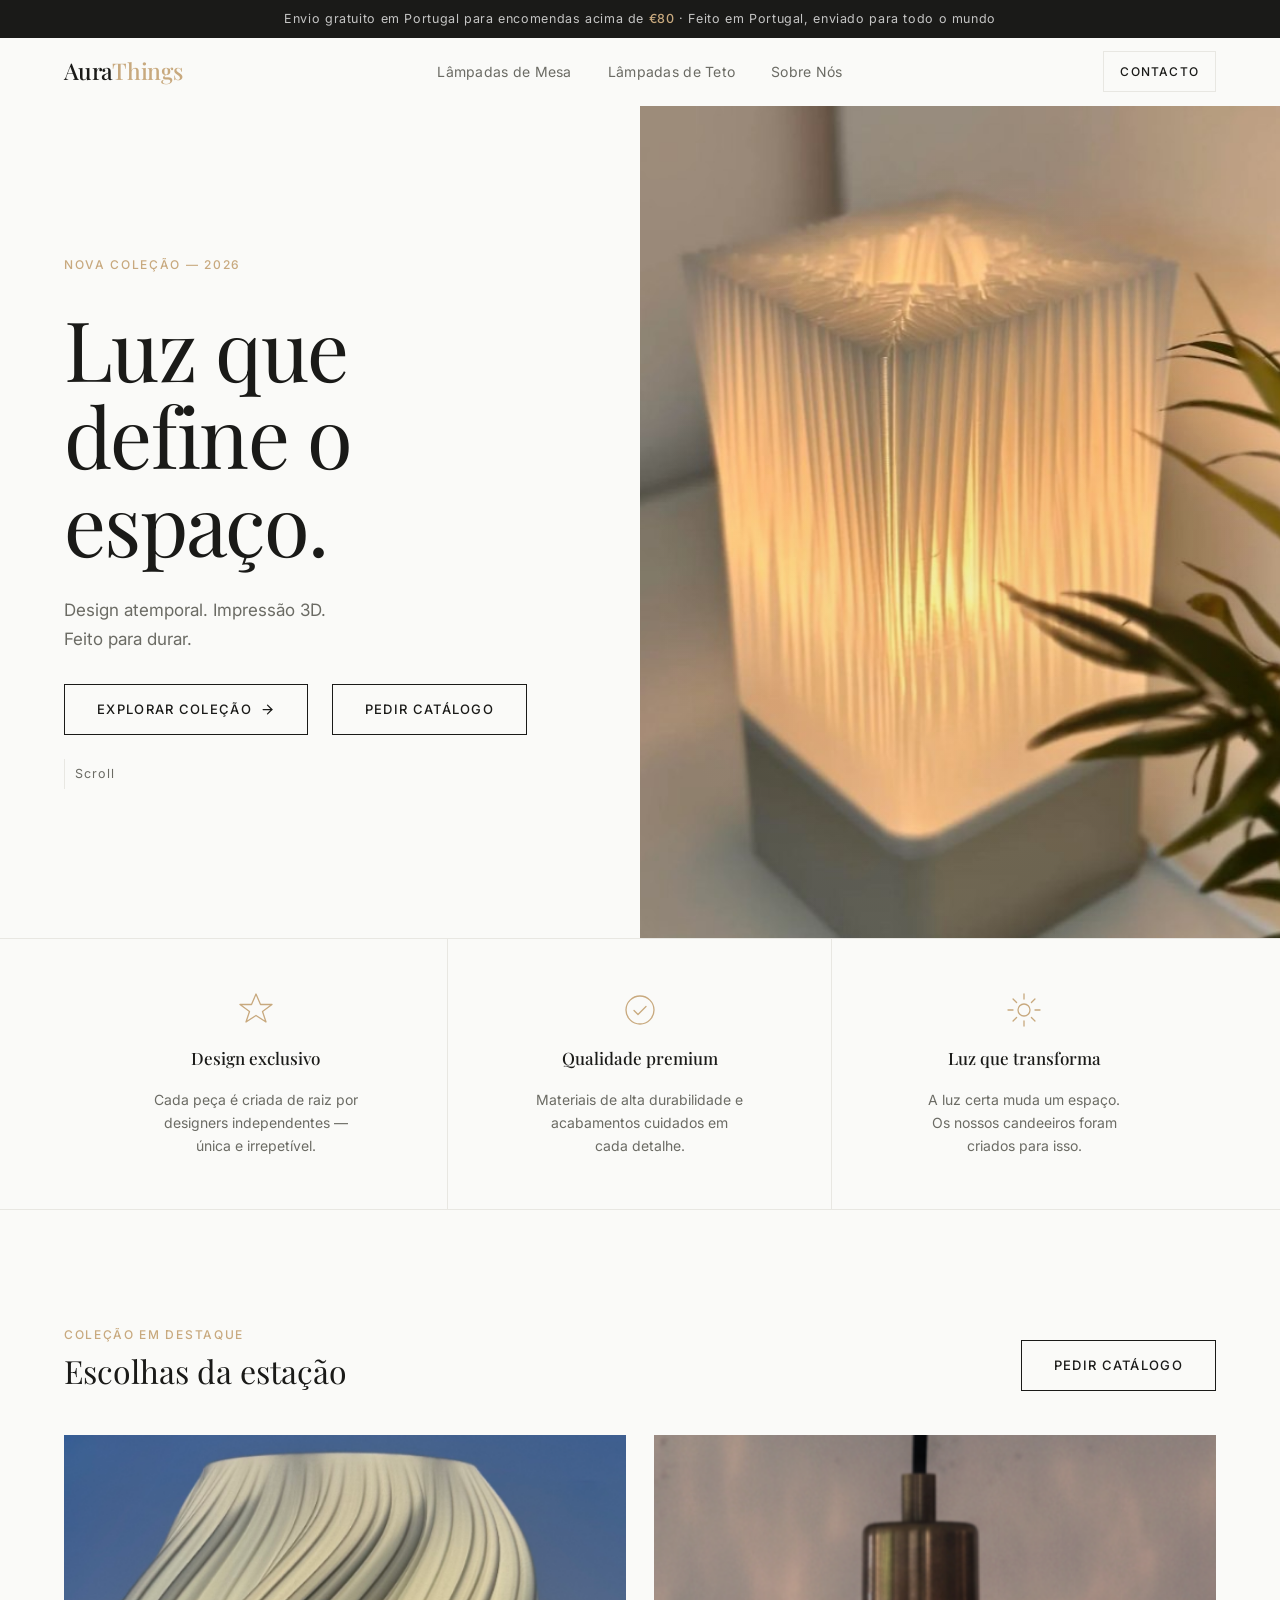
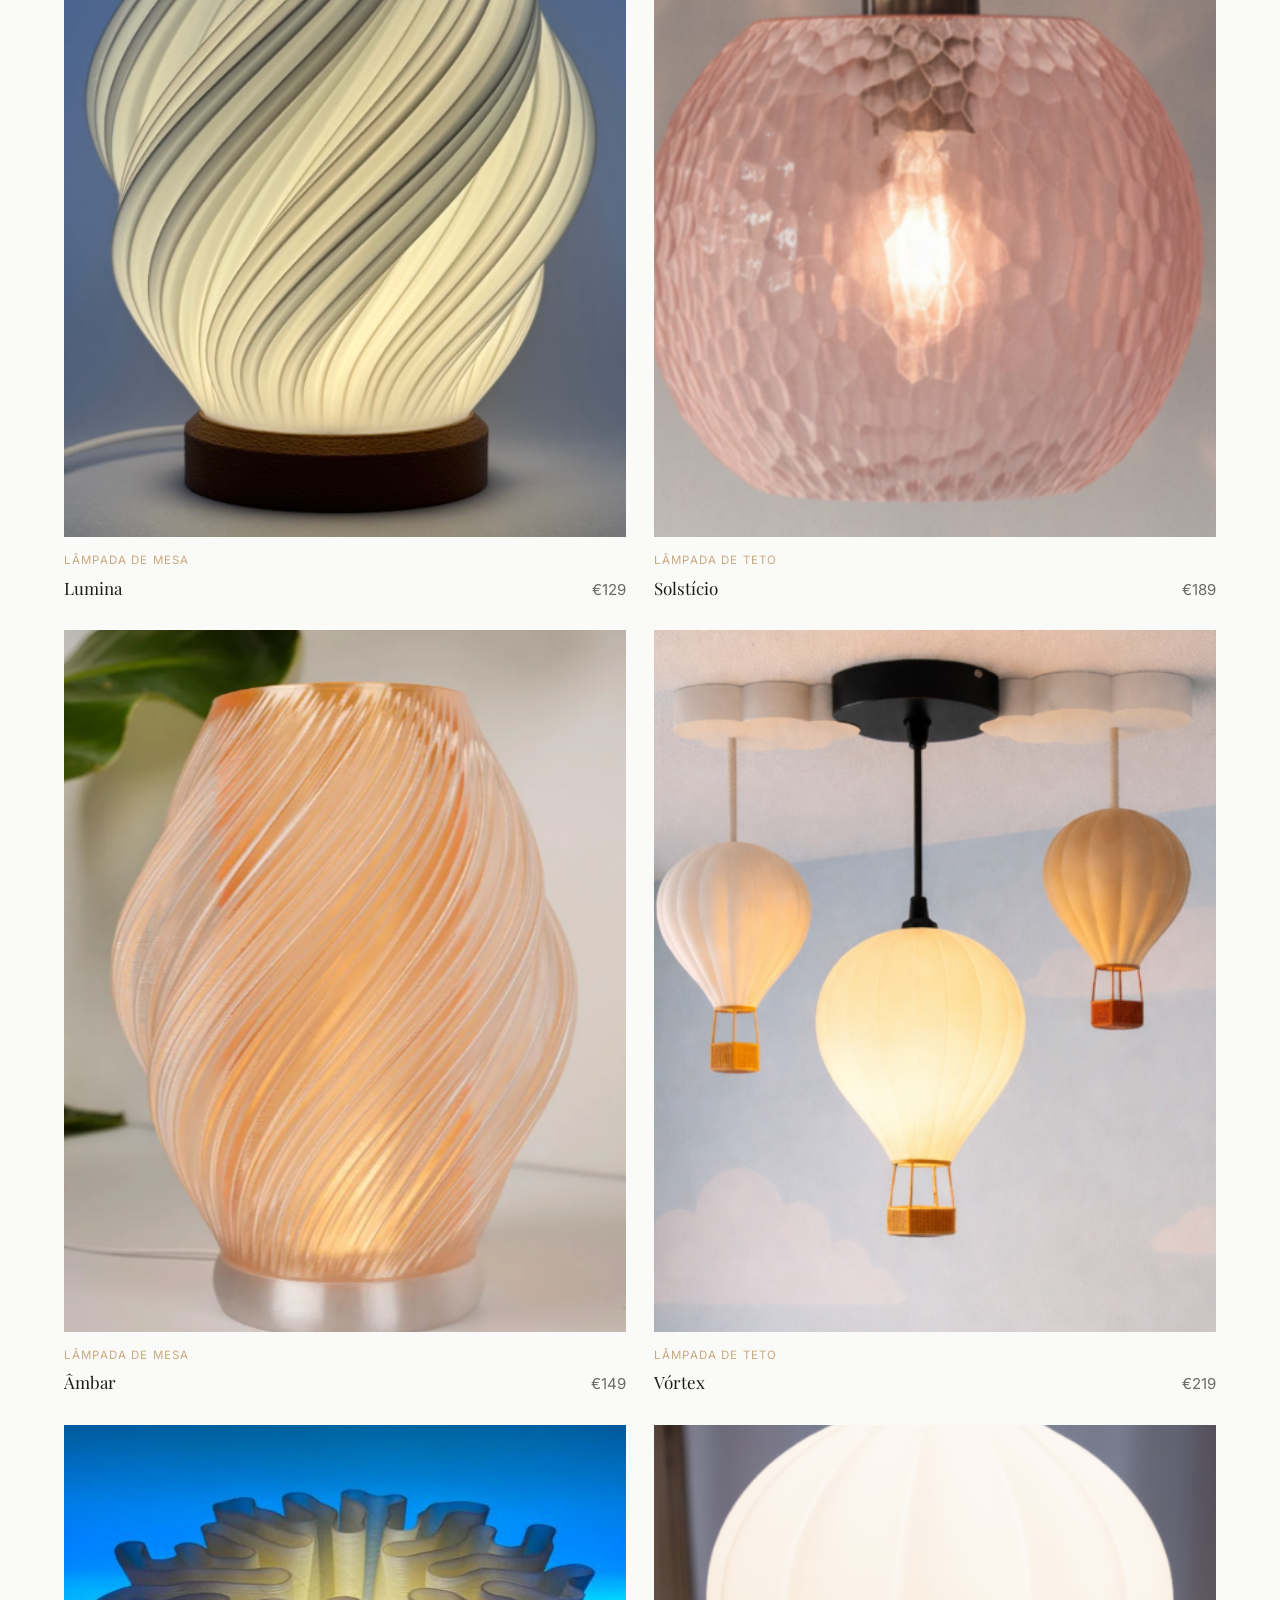
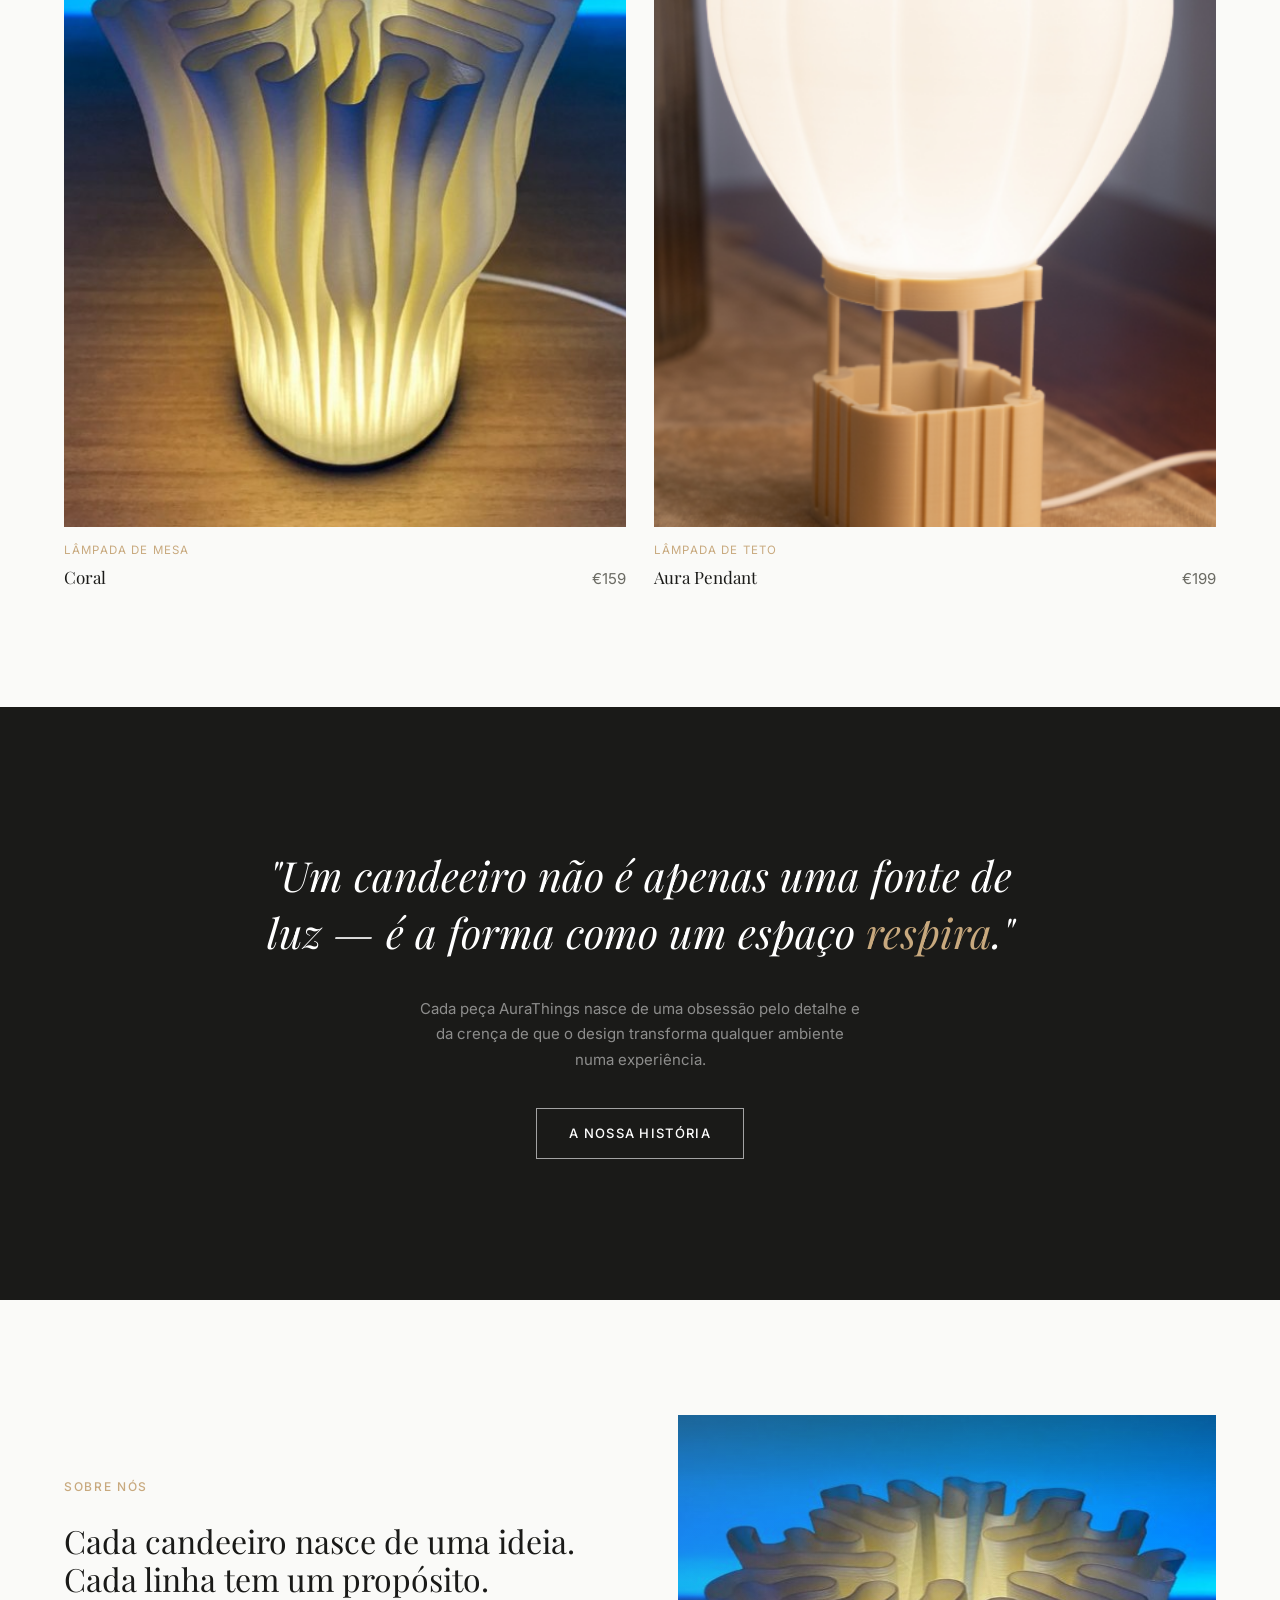
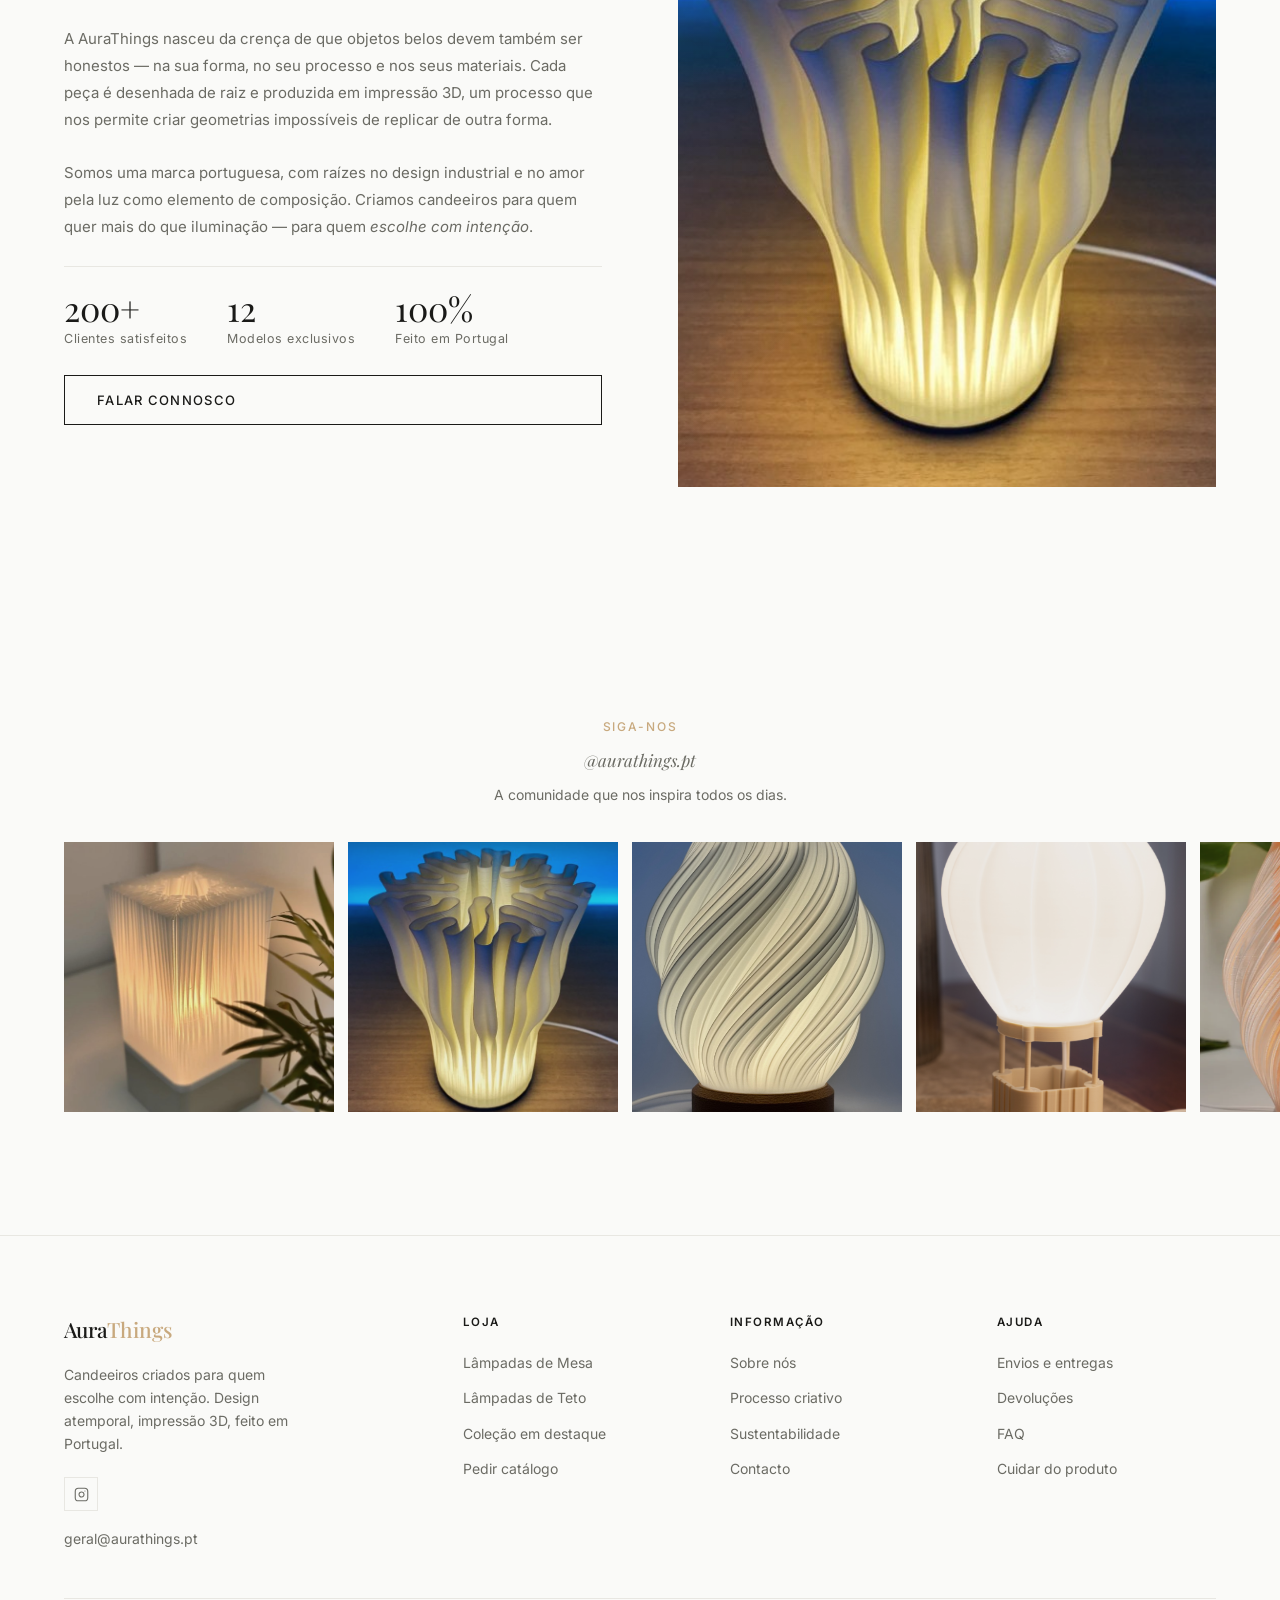
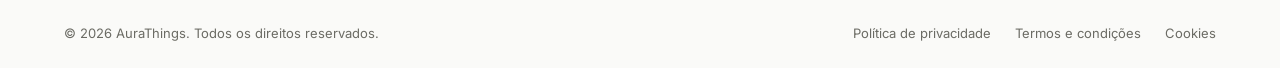
<file: index.html>
<!DOCTYPE html>
<html lang="pt">
<head>
  <meta charset="UTF-8">
  <meta name="viewport" content="width=device-width, initial-scale=1.0">
  <title>AuraThings — Candeeiros de Design em Impressão 3D</title>
  <meta name="description" content="Candeeiros de mesa e de teto em impressão 3D, criados em Portugal para interiores elegantes, sofisticados e atemporais.">
  <link rel="canonical" href="https://aurathings.pt/">

  <meta property="og:type" content="website">
  <meta property="og:locale" content="pt_PT">
  <meta property="og:site_name" content="AuraThings">
  <meta property="og:title" content="AuraThings — Candeeiros de Design em Impressão 3D">
  <meta property="og:description" content="Iluminação decorativa premium: candeeiros de mesa e de teto com linhas minimalistas, feitos em Portugal.">
  <meta property="og:url" content="https://aurathings.pt/">
  <meta property="og:image" content="https://aurathings.pt/aurathings/foto1.jpg">
  <meta name="twitter:card" content="summary_large_image">
  <meta name="twitter:title" content="AuraThings — Candeeiros de Design em Impressão 3D">
  <meta name="twitter:description" content="Candeeiros portugueses de mesa e de teto, desenhados para transformar a luz em presença.">
  <meta name="twitter:image" content="https://aurathings.pt/aurathings/foto1.jpg">

  <script type="application/ld+json">
  {
    "@context": "https://schema.org",
    "@type": "Organization",
    "name": "AuraThings",
    "url": "https://aurathings.pt/",
    "logo": "https://aurathings.pt/aurathings/foto1.jpg",
    "email": "geral@aurathings.pt",
    "sameAs": [
      "https://www.instagram.com/aurathings.pt/"
    ],
    "description": "Candeeiros de mesa e de teto em impressão 3D, criados em Portugal para interiores elegantes e sofisticados."
  }
  </script>

  <!-- Google Fonts: Playfair Display + Inter -->
  <link rel="preconnect" href="https://fonts.googleapis.com">
  <link rel="preconnect" href="https://fonts.gstatic.com" crossorigin>
  <link href="https://fonts.googleapis.com/css2?family=Playfair+Display:ital,wght@0,400;0,500;0,700;1,400;1,500&family=Inter:wght@300;400;500;600&display=swap" rel="stylesheet">

  <style>
    /* ============================================================
       CSS CUSTOM PROPERTIES — Edit here to retheme globally
    ============================================================ */
    :root {
      --bg:            #FAFAF8;
      --text-primary:  #1A1A18;
      --text-secondary:#6B6B64;
      --accent:        #C8A97E;
      --border:        #E8E7E2;
      --dark:          #1A1A18;
      --white:         #FFFFFF;

      --serif:  'Playfair Display', Georgia, serif;
      --sans:   'Inter', system-ui, -apple-system, sans-serif;

      --ease:   0.3s ease;
      --max-w:  1280px;
      --px:     clamp(1.25rem, 5vw, 4rem);
    }

    /* ============================================================
       RESET
    ============================================================ */
    *, *::before, *::after { box-sizing: border-box; margin: 0; padding: 0; }
    html { scroll-behavior: smooth; }
    body {
      background: var(--bg);
      color: var(--text-primary);
      font-family: var(--sans);
      font-weight: 400;
      line-height: 1.6;
      -webkit-font-smoothing: antialiased;
    }
    img { display: block; max-width: 100%; }
    a { color: inherit; text-decoration: none; }
    button { cursor: pointer; border: none; background: none; font-family: inherit; }
    ul, ol { list-style: none; }

    /* ============================================================
       ACCESSIBILITY
    ============================================================ */
    :focus-visible { outline: 2px solid var(--accent); outline-offset: 3px; }
    .sr-only {
      position: absolute; width: 1px; height: 1px;
      padding: 0; margin: -1px; overflow: hidden;
      clip: rect(0,0,0,0); white-space: nowrap; border: 0;
    }

    /* ============================================================
       LAYOUT UTILS
    ============================================================ */
    .container {
      width: 100%;
      max-width: var(--max-w);
      margin: 0 auto;
      padding: 0 var(--px);
    }
    .section-pad { padding: clamp(4.5rem, 9vw, 8rem) 0; }

    /* ============================================================
       TYPOGRAPHY HELPERS
    ============================================================ */
    .t-label {
      font-size: .75rem;
      font-weight: 500;
      letter-spacing: .14em;
      text-transform: uppercase;
      color: var(--accent);
    }
    .t-disp-xl {
      font-family: var(--serif);
      font-size: clamp(3rem, 6.5vw, 6rem);
      font-weight: 400;
      line-height: 1.05;
      letter-spacing: -.02em;
    }
    .t-disp-lg {
      font-family: var(--serif);
      font-size: clamp(1.875rem, 3.5vw, 3rem);
      font-weight: 400;
      line-height: 1.15;
      letter-spacing: -.015em;
    }
    .t-disp-md {
      font-family: var(--serif);
      font-size: clamp(1.375rem, 2.5vw, 2rem);
      font-weight: 400;
      line-height: 1.2;
    }

    /* ============================================================
       BUTTONS
    ============================================================ */
    .btn {
      display: inline-flex;
      align-items: center;
      gap: .5rem;
      padding: .875rem 2rem;
      font-size: .8125rem;
      font-weight: 500;
      letter-spacing: .1em;
      text-transform: uppercase;
      transition: background var(--ease), color var(--ease), border-color var(--ease);
    }
    .btn-outline {
      border: 1px solid var(--text-primary);
      color: var(--text-primary);
      background: transparent;
    }
    .btn-outline:hover { background: var(--text-primary); color: var(--bg); }

    .btn-outline-light {
      border: 1px solid rgba(255,255,255,.6);
      color: var(--white);
      background: transparent;
    }
    .btn-outline-light:hover { background: var(--white); color: var(--dark); }

    /* ============================================================
       SCROLL FADE-IN — injected by JS
    ============================================================ */
    .fade-up {
      opacity: 0;
      transform: translateY(28px);
      transition: opacity .75s ease, transform .75s ease;
    }
    .fade-up.visible { opacity: 1; transform: translateY(0); }

    /* ============================================================
       SECTION 1 — ANNOUNCEMENT BAR
    ============================================================ */
    .announcement-bar {
      background: var(--dark);
      color: rgba(255,255,255,.75);
      text-align: center;
      padding: .55rem var(--px);
      font-size: .78125rem;
      letter-spacing: .05em;
    }
    .announcement-bar strong { color: var(--accent); font-weight: 500; }

    /* ============================================================
       SECTION 1 — NAVIGATION
       Shopify: header.liquid
    ============================================================ */
    .site-header {
      position: sticky;
      top: 0;
      z-index: 200;
      background: var(--bg);
      transition: box-shadow var(--ease), border-color var(--ease);
    }
    .site-header.scrolled {
      border-bottom: 1px solid var(--border);
      box-shadow: 0 2px 16px rgba(26,26,24,.045);
    }

    .nav-wrap {
      display: grid;
      grid-template-columns: 1fr auto 1fr;
      align-items: center;
      height: 68px;
    }

    /* Logo */
    .nav-logo {
      font-family: var(--serif);
      font-size: 1.4375rem;
      font-weight: 500;
      letter-spacing: -.01em;
      justify-self: start;
    }
    .nav-logo em { font-style: normal; color: var(--accent); }

    /* Desktop links — centered column */
    .nav-links {
      display: flex;
      align-items: center;
      gap: 2.25rem;
    }
    .nav-links a {
      font-size: .875rem;
      color: var(--text-secondary);
      letter-spacing: .02em;
      transition: color var(--ease);
    }
    .nav-links a:hover { color: var(--text-primary); }

    /* Right actions */
    .nav-actions {
      display: flex;
      align-items: center;
      gap: .75rem;
      justify-self: end;
    }
    .nav-contact-link {
      display: inline-flex;
      align-items: center;
      justify-content: center;
      min-height: 40px;
      padding: .625rem 1rem;
      border: 1px solid var(--border);
      font-size: .75rem;
      font-weight: 500;
      letter-spacing: .1em;
      text-transform: uppercase;
      color: var(--text-primary);
      transition: border-color var(--ease), color var(--ease), background var(--ease);
    }
    .nav-contact-link:hover { border-color: var(--text-primary); background: var(--text-primary); color: var(--bg); }

    /* Mobile hamburger */
    .nav-hamburger {
      display: none;
      flex-direction: column;
      gap: 5px;
      width: 22px;
      padding: 2px 0;
    }
    .nav-hamburger span {
      display: block;
      height: 1.5px;
      background: var(--text-primary);
      transition: transform var(--ease), opacity var(--ease);
      transform-origin: center;
    }
    .nav-hamburger[aria-expanded="true"] span:nth-child(1) { transform: translateY(6.5px) rotate(45deg); }
    .nav-hamburger[aria-expanded="true"] span:nth-child(2) { opacity: 0; }
    .nav-hamburger[aria-expanded="true"] span:nth-child(3) { transform: translateY(-6.5px) rotate(-45deg); }

    /* Mobile drawer */
    .nav-drawer {
      display: none;
      flex-direction: column;
      border-top: 1px solid var(--border);
      background: var(--bg);
      overflow: hidden;
      max-height: 0;
      transition: max-height .4s ease;
    }
    .nav-drawer.open { max-height: 280px; }
    .nav-drawer a {
      display: block;
      padding: .9375rem var(--px);
      font-size: .9375rem;
      color: var(--text-secondary);
      border-bottom: 1px solid var(--border);
      transition: color var(--ease);
    }
    .nav-drawer a:hover { color: var(--text-primary); }

    @media (max-width: 768px) {
      .nav-links   { display: none; }
      .nav-contact-link { display: none; }
      .nav-hamburger { display: flex; }
      .nav-drawer  { display: flex; }
    }

    /* ============================================================
       SECTION 2 — HERO
       Shopify: sections/main-banner.liquid
    ============================================================ */
    .hero {
      overflow: hidden;
    }
    .hero-grid {
      display: grid;
      grid-template-columns: 1fr 1fr;
      min-height: calc(100svh - 68px);
      align-items: stretch;
    }

    /* Left: editorial copy */
    .hero-copy {
      display: flex;
      flex-direction: column;
      justify-content: center;
      padding: clamp(3rem, 7vw, 6rem) var(--px) clamp(3rem, 7vw, 6rem) var(--px);
      gap: 1.875rem;
    }
    .hero-eyebrow { color: var(--accent); }
    .hero-headline { color: var(--text-primary); }
    .hero-sub {
      font-size: 1.0625rem;
      color: var(--text-secondary);
      line-height: 1.7;
      max-width: 400px;
    }
    .hero-actions {
      display: flex;
      align-items: center;
      gap: 1.5rem;
      flex-wrap: wrap;
    }
    .hero-scroll-hint {
      display: flex;
      align-items: center;
      gap: .625rem;
      font-size: .78125rem;
      letter-spacing: .08em;
      color: var(--text-secondary);
    }
    .hero-scroll-hint::before {
      content: '';
      display: block;
      width: 1px;
      height: 30px;
      background: var(--border);
    }

    /* Right: product image with ambient glow */
    .hero-media {
      position: relative;
      overflow: hidden;
    }
    .hero-glow {
      position: absolute;
      inset: 0;
      background: radial-gradient(ellipse 65% 65% at 50% 55%,
        rgba(200,169,126,.22) 0%,
        rgba(200,169,126,.06) 45%,
        transparent 75%);
      z-index: 1;
      pointer-events: none;
    }
    .hero-img {
      width: 100%;
      height: 100%;
      object-fit: cover;
      object-position: center;
    }

    @media (max-width: 860px) {
      .hero-grid {
        grid-template-columns: 1fr;
        min-height: auto;
      }
      .hero-media {
        height: 60vw;
        min-height: 320px;
        order: -1;
      }
      .hero-copy {
        padding: 3rem var(--px) 3.5rem;
      }
    }
    @media (max-width: 480px) {
      .hero-media { height: 78vw; }
    }

    /* ============================================================
       SECTION 3 — VALUE PROPS
       Shopify: sections/feature-columns.liquid
    ============================================================ */
    .value-section {
      border-top: 1px solid var(--border);
      border-bottom: 1px solid var(--border);
    }
    .value-grid {
      display: grid;
      grid-template-columns: repeat(3, 1fr);
    }
    .value-item {
      display: flex;
      flex-direction: column;
      align-items: center;
      text-align: center;
      padding: 3.25rem 1.75rem;
      gap: 1rem;
      border-right: 1px solid var(--border);
    }
    .value-item:last-child { border-right: none; }

    .value-icon {
      width: 38px;
      height: 38px;
      color: var(--accent);
      flex-shrink: 0;
    }
    .value-title {
      font-family: var(--serif);
      font-size: 1.0625rem;
      font-weight: 500;
      color: var(--text-primary);
    }
    .value-desc {
      font-size: .875rem;
      color: var(--text-secondary);
      line-height: 1.65;
      max-width: 210px;
    }

    @media (max-width: 600px) {
      .value-grid { grid-template-columns: 1fr; }
      .value-item {
        border-right: none;
        border-bottom: 1px solid var(--border);
        padding: 2.25rem var(--px);
      }
      .value-item:last-child { border-bottom: none; }
    }

    /* ============================================================
       SECTION 4 — FEATURED PRODUCTS
       Shopify: sections/featured-collection.liquid
    ============================================================ */
    .section-head {
      display: flex;
      align-items: flex-end;
      justify-content: space-between;
      gap: 1rem;
      margin-bottom: 2.75rem;
    }
    .section-head-left { display: flex; flex-direction: column; gap: .5rem; }

    .products-grid {
      display: grid;
      grid-template-columns: repeat(2, 1fr);
      gap: 1.75rem;
    }

    /* Product card */
    .product-card { display: flex; flex-direction: column; gap: .875rem; }

    .product-thumb {
      display: block;
      position: relative;
      overflow: hidden;
      aspect-ratio: 4 / 5;
      background: var(--border);
    }
    .product-thumb img {
      width: 100%;
      height: 100%;
      object-fit: cover;
      transition: transform .55s ease;
    }
    .product-card:hover .product-thumb img { transform: scale(1.045); }

    .product-overlay {
      position: absolute;
      inset: 0;
      display: flex;
      align-items: flex-end;
      justify-content: center;
      padding: 1.5rem;
      background: linear-gradient(to top, rgba(26,26,24,.42) 0%, transparent 55%);
      opacity: 0;
      transform: translateY(6px);
      transition: opacity var(--ease), transform var(--ease);
    }
    .product-card:hover .product-overlay {
      opacity: 1;
      transform: translateY(0);
    }
    .product-quick {
      font-size: .78125rem;
      font-weight: 500;
      letter-spacing: .1em;
      text-transform: uppercase;
      color: #fff;
      border: 1px solid rgba(255,255,255,.65);
      padding: .5625rem 1.5rem;
      background: rgba(255,255,255,.08);
      backdrop-filter: blur(6px);
      transition: background var(--ease), color var(--ease);
    }
    .product-quick:hover { background: #fff; color: var(--dark); }

    .product-meta { display: flex; flex-direction: column; gap: .3rem; }
    .product-cat {
      font-size: .71875rem;
      letter-spacing: .1em;
      text-transform: uppercase;
      color: var(--accent);
    }
    .product-row {
      display: flex;
      justify-content: space-between;
      align-items: baseline;
      gap: 1rem;
    }
    .product-name {
      font-family: var(--serif);
      font-size: 1.0625rem;
      font-weight: 400;
      color: var(--text-primary);
    }
    .product-price {
      font-size: .9375rem;
      color: var(--text-secondary);
      white-space: nowrap;
    }

    @media (max-width: 600px) {
      .products-grid { grid-template-columns: 1fr; gap: 2.25rem; }
      .section-head { flex-direction: column; align-items: flex-start; }
    }

    /* ============================================================
       SECTION 5 — EDITORIAL / LIFESTYLE
       Shopify: sections/image-banner.liquid
    ============================================================ */
    .editorial {
      background: var(--dark);
      color: var(--white);
    }
    .editorial-inner {
      display: flex;
      flex-direction: column;
      align-items: center;
      text-align: center;
      gap: 2.25rem;
      padding: clamp(5.5rem, 11vw, 10rem) var(--px);
    }
    .editorial-quote {
      font-family: var(--serif);
      font-style: italic;
      font-size: clamp(1.625rem, 3.25vw, 2.75rem);
      font-weight: 400;
      line-height: 1.35;
      max-width: 760px;
      color: var(--white);
    }
    .editorial-quote mark {
      background: none;
      color: var(--accent);
    }
    .editorial-body {
      font-size: .9375rem;
      color: rgba(255,255,255,.5);
      max-width: 440px;
      line-height: 1.7;
    }

    /* ============================================================
       SECTION 6 — ABOUT / BRAND STORY
       Shopify: sections/rich-text.liquid
    ============================================================ */
    .about-grid {
      display: grid;
      grid-template-columns: 1fr 1fr;
      gap: clamp(2.5rem, 6vw, 6rem);
      align-items: center;
    }
    .about-copy {
      display: flex;
      flex-direction: column;
      gap: 1.625rem;
    }
    .about-headline { color: var(--text-primary); }
    .about-body {
      font-size: .9375rem;
      color: var(--text-secondary);
      line-height: 1.8;
    }
    .about-stats {
      display: flex;
      gap: 2.5rem;
      padding-top: 1.5rem;
      border-top: 1px solid var(--border);
      flex-wrap: wrap;
    }
    .stat-num {
      font-family: var(--serif);
      font-size: 2.125rem;
      font-weight: 400;
      color: var(--text-primary);
      line-height: 1;
    }
    .stat-lbl {
      font-size: .78125rem;
      color: var(--text-secondary);
      letter-spacing: .04em;
      margin-top: .25rem;
    }

    .about-photo {
      position: relative;
      aspect-ratio: 4 / 5;
      overflow: hidden;
    }
    .about-photo::after {
      content: '';
      position: absolute;
      inset: 0;
      background: linear-gradient(135deg, rgba(200,169,126,.14) 0%, transparent 55%);
      pointer-events: none;
    }
    .about-photo img {
      width: 100%;
      height: 100%;
      object-fit: cover;
    }

    @media (max-width: 760px) {
      .about-grid { grid-template-columns: 1fr; }
      .about-photo { aspect-ratio: 3/2; order: -1; }
    }

    /* ============================================================
       SECTION 7 — INSTAGRAM / SOCIAL PROOF
       Shopify: sections/collage.liquid
    ============================================================ */
    .social-head {
      text-align: center;
      margin-bottom: 2.25rem;
      display: flex;
      flex-direction: column;
      align-items: center;
      gap: .625rem;
    }
    .social-handle {
      font-family: var(--serif);
      font-style: italic;
      font-size: 1.0625rem;
      color: var(--text-secondary);
    }
    .social-strip-wrap { overflow: hidden; }
    .social-strip {
      display: flex;
      gap: .875rem;
      overflow-x: auto;
      padding: 0 var(--px) .5rem;
      scrollbar-width: none;
      -ms-overflow-style: none;
      -webkit-overflow-scrolling: touch;
      cursor: grab;
    }
    .social-strip::-webkit-scrollbar { display: none; }
    .social-strip.dragging { cursor: grabbing; user-select: none; }

    .social-tile {
      flex-shrink: 0;
      width: clamp(170px, 22vw, 270px);
      aspect-ratio: 1;
      overflow: hidden;
      background: var(--border);
    }
    .social-tile img {
      width: 100%;
      height: 100%;
      object-fit: cover;
      filter: brightness(.94) saturate(.85);
      transition: filter .45s ease, transform .5s ease;
    }
    .social-tile:hover img {
      filter: brightness(1) saturate(1.05);
      transform: scale(1.04);
    }

    /* ============================================================
       SECTION 8 — FOOTER
       Shopify: sections/footer.liquid
    ============================================================ */
    .site-footer {
      border-top: 1px solid var(--border);
      background: var(--bg);
    }
    .footer-main {
      display: grid;
      grid-template-columns: 1.6fr 1fr 1fr 1fr;
      gap: 3rem;
      padding: clamp(3rem, 6vw, 5rem) 0 3rem;
    }
    .footer-brand { display: flex; flex-direction: column; gap: 1rem; }
    .footer-logo {
      font-family: var(--serif);
      font-size: 1.3125rem;
      font-weight: 500;
    }
    .footer-logo em { font-style: normal; color: var(--accent); }
    .footer-tagline {
      font-size: .875rem;
      color: var(--text-secondary);
      line-height: 1.65;
      max-width: 230px;
    }

    /* Social icons */
    .footer-socials { display: flex; gap: .75rem; margin-top: .375rem; }
    .footer-soc {
      display: flex;
      align-items: center;
      justify-content: center;
      width: 34px; height: 34px;
      border: 1px solid var(--border);
      color: var(--text-secondary);
      transition: border-color var(--ease), color var(--ease);
    }
    .footer-soc:hover { border-color: var(--accent); color: var(--accent); }

    .footer-col-head {
      font-size: .71875rem;
      font-weight: 600;
      letter-spacing: .13em;
      text-transform: uppercase;
      color: var(--text-primary);
      margin-bottom: 1.125rem;
    }
    .footer-links { display: flex; flex-direction: column; gap: .625rem; }
    .footer-links a {
      font-size: .875rem;
      color: var(--text-secondary);
      transition: color var(--ease);
    }
    .footer-links a:hover { color: var(--text-primary); }

    .footer-bottom {
      border-top: 1px solid var(--border);
      padding: 1.5rem 0;
      display: flex;
      align-items: center;
      justify-content: space-between;
      gap: 1rem;
      flex-wrap: wrap;
    }
    .footer-copy { font-size: .8125rem; color: var(--text-secondary); }
    .footer-legal { display: flex; gap: 1.5rem; }
    .footer-legal a {
      font-size: .8125rem;
      color: var(--text-secondary);
      transition: color var(--ease);
    }
    .footer-legal a:hover { color: var(--text-primary); }

    @media (max-width: 900px) {
      .footer-main { grid-template-columns: 1fr 1fr; }
      .footer-brand { grid-column: 1 / -1; }
    }
    @media (max-width: 480px) {
      .footer-main { grid-template-columns: 1fr; gap: 2.25rem; }
      .footer-brand { grid-column: auto; }
      .footer-bottom { flex-direction: column; align-items: flex-start; }
    }
  </style>
</head>
<body>

  <!-- ============================================================
       ANNOUNCEMENT BAR
  ============================================================ -->
  <div class="announcement-bar" role="status" aria-label="Informação de envio">
    Envio gratuito em Portugal para encomendas acima de <strong>€80</strong>&nbsp;·&nbsp;Feito em Portugal, enviado para todo o mundo
  </div>

  <!-- ============================================================
       SECTION 1 — NAV
       Shopify: header.liquid
  ============================================================ -->
  <header class="site-header" id="site-header">
    <div class="container nav-wrap">

      <!-- Logo -->
      <a href="/" class="nav-logo" aria-label="AuraThings — Ir para a página inicial">
        Aura<em>Things</em>
      </a>

      <!-- Desktop centre nav -->
      <nav aria-label="Navegação principal">
        <ul class="nav-links">
          <li><a href="#products">Lâmpadas de Mesa</a></li>
          <li><a href="#products">Lâmpadas de Teto</a></li>
          <li><a href="#about">Sobre Nós</a></li>
        </ul>
      </nav>

      <!-- Right: contact + hamburger -->
      <div class="nav-actions">
        <a href="mailto:geral@aurathings.pt?subject=Pedido%20AuraThings" class="nav-contact-link" aria-label="Contactar a AuraThings por email">
          Contacto
        </a>
        <button class="nav-hamburger" id="nav-toggle"
                aria-expanded="false" aria-controls="nav-drawer"
                aria-label="Abrir menu de navegação">
          <span></span><span></span><span></span>
        </button>
      </div>
    </div>

    <!-- Mobile drawer -->
    <nav id="nav-drawer" class="nav-drawer" aria-label="Menu mobile" aria-hidden="true">
      <a href="#products">Lâmpadas de Mesa</a>
      <a href="#products">Lâmpadas de Teto</a>
      <a href="#about">Sobre Nós</a>
      <a href="mailto:geral@aurathings.pt?subject=Pedido%20AuraThings">Contacto</a>
    </nav>
  </header>

  <main>

    <!-- ============================================================
         SECTION 2 — HERO
         Shopify: sections/main-banner.liquid
    ============================================================ -->
    <section class="hero" aria-label="Destaque da coleção">
      <div class="hero-grid">

        <!-- Left: copy -->
        <div class="hero-copy">
          <p class="t-label hero-eyebrow">Nova Coleção — 2026</p>

          <h1 class="t-disp-xl hero-headline">
            Luz que<br>define o<br>espaço.
          </h1>

          <p class="hero-sub">
            Design atemporal. Impressão 3D.<br>Feito para durar.
          </p>

          <div class="hero-actions">
            <a href="#products" class="btn btn-outline" aria-label="Explorar a coleção AuraThings">
              Explorar coleção
              <svg width="15" height="15" viewBox="0 0 24 24" fill="none"
                   stroke="currentColor" stroke-width="2"
                   stroke-linecap="round" stroke-linejoin="round" aria-hidden="true">
                <line x1="5" y1="12" x2="19" y2="12"/>
                <polyline points="12 5 19 12 12 19"/>
              </svg>
            </a>
            <a href="mailto:geral@aurathings.pt?subject=Pedido%20AuraThings" class="btn btn-outline" aria-label="Pedir informações sobre candeeiros AuraThings">
              Pedir catálogo
            </a>
            <div class="hero-scroll-hint" aria-hidden="true">Scroll</div>
          </div>
        </div>

        <!-- Right: image + ambient glow -->
        <div class="hero-media">
          <div class="hero-glow" aria-hidden="true"></div>
          <img
            class="hero-img"
            src="aurathings/foto1.jpg"
            alt="Candeeiro de mesa AuraThings — textura vertical impressa em 3D com luz quente"
            loading="eager"
            fetchpriority="high"
          >
        </div>

      </div>
    </section>

    <!-- ============================================================
         SECTION 3 — VALUE PROPS
         Shopify: sections/feature-columns.liquid
    ============================================================ -->
    <section class="value-section" aria-label="Proposta de valor AuraThings">
      <div class="container">
        <ul class="value-grid" role="list">

          <!-- 1 -->
          <li class="value-item fade-up">
            <!-- Icon: star / exclusive -->
            <svg class="value-icon" viewBox="0 0 38 38" fill="none"
                 stroke="currentColor" stroke-width="1.3"
                 stroke-linejoin="round" aria-hidden="true">
              <polygon points="19,3 23.5,13.5 35,13.5 25.5,20.5 29,31 19,24.5 9,31 12.5,20.5 3,13.5 14.5,13.5"/>
            </svg>
            <p class="value-title">Design exclusivo</p>
            <p class="value-desc">Cada peça é criada de raiz por designers independentes — única e irrepetível.</p>
          </li>

          <!-- 2 -->
          <li class="value-item fade-up" style="transition-delay:.1s">
            <!-- Icon: verified / premium -->
            <svg class="value-icon" viewBox="0 0 38 38" fill="none"
                 stroke="currentColor" stroke-width="1.3"
                 stroke-linecap="round" stroke-linejoin="round" aria-hidden="true">
              <circle cx="19" cy="19" r="14"/>
              <polyline points="13,19.5 17,23.5 25,15.5"/>
            </svg>
            <p class="value-title">Qualidade premium</p>
            <p class="value-desc">Materiais de alta durabilidade e acabamentos cuidados em cada detalhe.</p>
          </li>

          <!-- 3 -->
          <li class="value-item fade-up" style="transition-delay:.2s">
            <!-- Icon: light / sun -->
            <svg class="value-icon" viewBox="0 0 38 38" fill="none"
                 stroke="currentColor" stroke-width="1.3"
                 stroke-linecap="round" aria-hidden="true">
              <circle cx="19" cy="19" r="6"/>
              <line x1="19" y1="3" x2="19" y2="8"/>
              <line x1="19" y1="30" x2="19" y2="35"/>
              <line x1="3"  y1="19" x2="8"  y2="19"/>
              <line x1="30" y1="19" x2="35" y2="19"/>
              <line x1="8.05"  y1="8.05"  x2="11.58" y2="11.58"/>
              <line x1="26.42" y1="26.42" x2="29.95" y2="29.95"/>
              <line x1="29.95" y1="8.05"  x2="26.42" y2="11.58"/>
              <line x1="11.58" y1="26.42" x2="8.05"  y2="29.95"/>
            </svg>
            <p class="value-title">Luz que transforma</p>
            <p class="value-desc">A luz certa muda um espaço. Os nossos candeeiros foram criados para isso.</p>
          </li>

        </ul>
      </div>
    </section>

    <!-- ============================================================
         SECTION 4 — FEATURED PRODUCTS GRID
         Shopify: sections/featured-collection.liquid
    ============================================================ -->
    <section class="section-pad" id="products" aria-label="Produtos em destaque">
      <div class="container">

        <div class="section-head">
          <div class="section-head-left">
            <p class="t-label">Coleção em destaque</p>
            <h2 class="t-disp-md">Escolhas da estação</h2>
          </div>
          <a href="mailto:geral@aurathings.pt?subject=Cat%C3%A1logo%20AuraThings" class="btn btn-outline" aria-label="Pedir catálogo AuraThings por email">
            Pedir catálogo
          </a>
        </div>

        <ul class="products-grid" role="list">

          <!-- Card 1: Lumina -->
          <li class="fade-up">
            <article class="product-card" aria-label="Produto: Lumina">
              <a class="product-thumb" href="products/lumina.html" aria-label="Ver produto Lumina">
                <img
                  src="aurathings/foto3.png"
                  alt="Candeeiro de mesa Lumina — esfera em espiral impressa em 3D, acabamento branco"
                  loading="lazy"
                >
                <div class="product-overlay" aria-hidden="true">
                  <span class="product-quick">Ver produto</span>
                </div>
              </a>
              <div class="product-meta">
                <span class="product-cat">Lâmpada de Mesa</span>
                <div class="product-row">
                  <h3 class="product-name">Lumina</h3>
                  <span class="product-price">€129</span>
                </div>
              </div>
            </article>
          </li>

          <!-- Card 2: Solstício -->
          <li class="fade-up" style="transition-delay:.1s">
            <article class="product-card" aria-label="Produto: Solstício">
              <a class="product-thumb" href="products/solsticio.html" aria-label="Ver produto Solsticio">
                <img
                  src="aurathings/foto6.png"
                  alt="Candeeiro de teto Solstício — globo rosa texturado com casquilho bronze"
                  loading="lazy"
                >
                <div class="product-overlay" aria-hidden="true">
                  <span class="product-quick">Ver produto</span>
                </div>
              </a>
              <div class="product-meta">
                <span class="product-cat">Lâmpada de Teto</span>
                <div class="product-row">
                  <h3 class="product-name">Solstício</h3>
                  <span class="product-price">€189</span>
                </div>
              </div>
            </article>
          </li>

          <!-- Card 3: Âmbar -->
          <li class="fade-up" style="transition-delay:.15s">
            <article class="product-card" aria-label="Produto: Âmbar">
              <a class="product-thumb" href="products/ambar.html" aria-label="Ver produto Ambar">
                <img
                  src="aurathings/foto5.png"
                  alt="Candeeiro de mesa Âmbar — forma oval com linhas diagonais em tom pêssego"
                  loading="lazy"
                >
                <div class="product-overlay" aria-hidden="true">
                  <span class="product-quick">Ver produto</span>
                </div>
              </a>
              <div class="product-meta">
                <span class="product-cat">Lâmpada de Mesa</span>
                <div class="product-row">
                  <h3 class="product-name">Âmbar</h3>
                  <span class="product-price">€149</span>
                </div>
              </div>
            </article>
          </li>

          <!-- Card 4: Vórtex -->
          <li class="fade-up" style="transition-delay:.25s">
            <article class="product-card" aria-label="Produto: Vórtex">
              <a class="product-thumb" href="products/vortex.html" aria-label="Ver produto Vortex">
                <img
                  src="aurathings/foto7.png"
                  alt="Candeeiro de teto Vórtex — conjunto de três balões suspensos em impressão 3D"
                  loading="lazy"
                >
                <div class="product-overlay" aria-hidden="true">
                  <span class="product-quick">Ver produto</span>
                </div>
              </a>
              <div class="product-meta">
                <span class="product-cat">Lâmpada de Teto</span>
                <div class="product-row">
                  <h3 class="product-name">Vórtex</h3>
                  <span class="product-price">€219</span>
                </div>
              </div>
            </article>
          </li>

          <!-- Card 5: Coral -->
          <li class="fade-up" style="transition-delay:.3s">
            <article class="product-card" aria-label="Produto: Coral">
              <a class="product-thumb" href="products/coral.html" aria-label="Ver produto Coral">
                <img
                  src="aurathings/foto2.jpg"
                  alt="Candeeiro de mesa Coral com forma orgânica iluminada"
                  loading="lazy"
                >
                <div class="product-overlay" aria-hidden="true">
                  <span class="product-quick">Ver produto</span>
                </div>
              </a>
              <div class="product-meta">
                <span class="product-cat">Lâmpada de Mesa</span>
                <div class="product-row">
                  <h3 class="product-name">Coral</h3>
                  <span class="product-price">€159</span>
                </div>
              </div>
            </article>
          </li>

          <!-- Card 6: Aura Pendant -->
          <li class="fade-up" style="transition-delay:.35s">
            <article class="product-card" aria-label="Produto: Aura Pendant">
              <a class="product-thumb" href="products/aura-pendant.html" aria-label="Ver produto Aura Pendant">
                <img
                  src="aurathings/foto4.png"
                  alt="Candeeiro suspenso Aura Pendant com volume translúcido"
                  loading="lazy"
                >
                <div class="product-overlay" aria-hidden="true">
                  <span class="product-quick">Ver produto</span>
                </div>
              </a>
              <div class="product-meta">
                <span class="product-cat">Lâmpada de Teto</span>
                <div class="product-row">
                  <h3 class="product-name">Aura Pendant</h3>
                  <span class="product-price">€199</span>
                </div>
              </div>
            </article>
          </li>

        </ul>
      </div>
    </section>

    <!-- ============================================================
         SECTION 5 — EDITORIAL / LIFESTYLE (dark)
         Shopify: sections/image-banner.liquid
    ============================================================ -->
    <section class="editorial" aria-label="Manifesto AuraThings">
      <div class="container">
        <div class="editorial-inner">

          <blockquote cite="https://aurathings.pt">
            <p class="editorial-quote">
              "Um candeeiro não é apenas uma fonte de luz —
              é a forma como um espaço <mark>respira</mark>."
            </p>
          </blockquote>

          <p class="editorial-body">
            Cada peça AuraThings nasce de uma obsessão pelo detalhe e da crença
            de que o design transforma qualquer ambiente numa experiência.
          </p>

          <a href="#about" class="btn btn-outline-light">
            A nossa história
          </a>

        </div>
      </div>
    </section>

    <!-- ============================================================
         SECTION 6 — ABOUT / BRAND STORY
         Shopify: sections/rich-text.liquid
    ============================================================ -->
    <section class="section-pad" id="about" aria-label="Sobre a AuraThings">
      <div class="container">
        <div class="about-grid">

          <!-- Left: copy -->
          <div class="about-copy fade-up">
            <p class="t-label">Sobre nós</p>

            <h2 class="t-disp-md about-headline">
              Cada candeeiro nasce de uma ideia. Cada linha tem um propósito.
            </h2>

            <p class="about-body">
              A AuraThings nasceu da crença de que objetos belos devem também ser honestos — na sua forma, no seu processo e nos seus materiais. Cada peça é desenhada de raiz e produzida em impressão 3D, um processo que nos permite criar geometrias impossíveis de replicar de outra forma.
            </p>

            <p class="about-body">
              Somos uma marca portuguesa, com raízes no design industrial e no amor pela luz como elemento de composição. Criamos candeeiros para quem quer mais do que iluminação — para quem <em>escolhe com intenção</em>.
            </p>

            <div class="about-stats" aria-label="Factos sobre a AuraThings">
              <div>
                <p class="stat-num">200+</p>
                <p class="stat-lbl">Clientes satisfeitos</p>
              </div>
              <div>
                <p class="stat-num">12</p>
                <p class="stat-lbl">Modelos exclusivos</p>
              </div>
              <div>
                <p class="stat-num">100%</p>
                <p class="stat-lbl">Feito em Portugal</p>
              </div>
            </div>

            <a href="mailto:geral@aurathings.pt?subject=Conhecer%20a%20AuraThings" class="btn btn-outline" aria-label="Contactar a AuraThings para conhecer mais">
              Falar connosco
            </a>
          </div>

          <!-- Right: photo -->
          <div class="about-photo fade-up" style="transition-delay:.12s">
            <img
              src="aurathings/foto2.jpg"
              alt="Candeeiro AuraThings Coral — forma orgânica em impressão 3D com luz quente"
              loading="lazy"
            >
          </div>

        </div>
      </div>
    </section>

    <!-- ============================================================
         SECTION 7 — INSTAGRAM / SOCIAL PROOF
         Shopify: sections/collage.liquid
    ============================================================ -->
    <section class="section-pad" aria-label="Galeria Instagram">
      <div class="container social-head">
        <p class="t-label">Siga-nos</p>
        <p class="social-handle"><a href="https://www.instagram.com/aurathings.pt/" target="_blank" rel="noopener">@aurathings.pt</a></p>
        <p style="font-size:.875rem; color:var(--text-secondary);">
          A comunidade que nos inspira todos os dias.
        </p>
      </div>

      <div class="social-strip-wrap">
        <div class="social-strip" id="social-strip" role="list" aria-label="Fotografias Instagram">
          <div class="social-tile fade-up" role="listitem" style="transition-delay:0s">
            <img src="aurathings/foto1.jpg" alt="Candeeiro cúbico texturado com luz quente — @aurathings.pt" loading="lazy">
          </div>
          <div class="social-tile fade-up" role="listitem" style="transition-delay:.06s">
            <img src="aurathings/foto2.jpg" alt="Candeeiro orgânico Coral iluminado — @aurathings.pt" loading="lazy">
          </div>
          <div class="social-tile fade-up" role="listitem" style="transition-delay:.12s">
            <img src="aurathings/foto3.png" alt="Candeeiro esfera em espiral — @aurathings.pt" loading="lazy">
          </div>
          <div class="social-tile fade-up" role="listitem" style="transition-delay:.18s">
            <img src="aurathings/foto4.png" alt="Candeeiro balão de ar quente — @aurathings.pt" loading="lazy">
          </div>
          <div class="social-tile fade-up" role="listitem" style="transition-delay:.24s">
            <img src="aurathings/foto5.png" alt="Candeeiro oval diagonal tons pêssego — @aurathings.pt" loading="lazy">
          </div>
          <div class="social-tile fade-up" role="listitem" style="transition-delay:.30s">
            <img src="aurathings/foto6.png" alt="Pendente globo rosa texturado — @aurathings.pt" loading="lazy">
          </div>
        </div>
      </div>
    </section>

  </main>

  <!-- ============================================================
       SECTION 8 — FOOTER
       Shopify: sections/footer.liquid
  ============================================================ -->
  <footer class="site-footer" id="contact" role="contentinfo">
    <div class="container">

      <div class="footer-main">

        <!-- Brand -->
        <div class="footer-brand">
          <a href="/" class="footer-logo" aria-label="AuraThings — Início">
            Aura<em>Things</em>
          </a>
          <p class="footer-tagline">
            Candeeiros criados para quem escolhe com intenção. Design atemporal, impressão 3D, feito em Portugal.
          </p>
          <div class="footer-socials" aria-label="Redes sociais">
            <a href="https://www.instagram.com/aurathings.pt/" class="footer-soc" target="_blank" rel="noopener" aria-label="Instagram AuraThings">
              <svg width="15" height="15" viewBox="0 0 24 24" fill="none"
                   stroke="currentColor" stroke-width="1.75"
                   stroke-linecap="round" stroke-linejoin="round" aria-hidden="true">
                <rect x="2" y="2" width="20" height="20" rx="5" ry="5"/>
                <path d="M16 11.37A4 4 0 1112.63 8 4 4 0 0116 11.37z"/>
                <line x1="17.5" y1="6.5" x2="17.51" y2="6.5"/>
              </svg>
            </a>
          </div>
          <p class="footer-tagline">
            <a href="mailto:geral@aurathings.pt?subject=Pedido%20AuraThings">geral@aurathings.pt</a>
          </p>
        </div>

        <!-- Col: Shop -->
        <div>
          <p class="footer-col-head">Loja</p>
          <ul class="footer-links" role="list">
            <li><a href="#products">Lâmpadas de Mesa</a></li>
            <li><a href="#products">Lâmpadas de Teto</a></li>
            <li><a href="#products">Coleção em destaque</a></li>
            <li><a href="mailto:geral@aurathings.pt?subject=Cat%C3%A1logo%20AuraThings">Pedir catálogo</a></li>
          </ul>
        </div>

        <!-- Col: Info -->
        <div>
          <p class="footer-col-head">Informação</p>
          <ul class="footer-links" role="list">
            <li><a href="#about">Sobre nós</a></li>
            <li><a href="#about">Processo criativo</a></li>
            <li><a href="#about">Sustentabilidade</a></li>
            <li><a href="mailto:geral@aurathings.pt?subject=Pedido%20AuraThings">Contacto</a></li>
          </ul>
        </div>

        <!-- Col: Help -->
        <div>
          <p class="footer-col-head">Ajuda</p>
          <ul class="footer-links" role="list">
            <li><a href="mailto:geral@aurathings.pt?subject=Envios%20AuraThings">Envios e entregas</a></li>
            <li><a href="mailto:geral@aurathings.pt?subject=Devolu%C3%A7%C3%B5es%20AuraThings">Devoluções</a></li>
            <li><a href="mailto:geral@aurathings.pt?subject=FAQ%20AuraThings">FAQ</a></li>
            <li><a href="mailto:geral@aurathings.pt?subject=Cuidar%20do%20produto%20AuraThings">Cuidar do produto</a></li>
          </ul>
        </div>

      </div>

      <!-- Bottom bar -->
      <div class="footer-bottom">
        <p class="footer-copy">© 2026 AuraThings. Todos os direitos reservados.</p>
        <nav class="footer-legal" aria-label="Links legais">
          <a href="mailto:geral@aurathings.pt?subject=Pol%C3%ADtica%20de%20privacidade%20AuraThings">Política de privacidade</a>
          <a href="mailto:geral@aurathings.pt?subject=Termos%20e%20condi%C3%A7%C3%B5es%20AuraThings">Termos e condições</a>
          <a href="mailto:geral@aurathings.pt?subject=Cookies%20AuraThings">Cookies</a>
        </nav>
      </div>

    </div>
  </footer>

  <!-- ============================================================
       JAVASCRIPT — nav scroll, mobile menu, drag-scroll, fade-in
  ============================================================ -->
  <script>
    // ── Sticky nav border on scroll ───────────────────────────────
    (function () {
      const header = document.getElementById('site-header');
      window.addEventListener('scroll', () => {
        header.classList.toggle('scrolled', window.scrollY > 8);
      }, { passive: true });
    }());

    // ── Mobile nav toggle ─────────────────────────────────────────
    (function () {
      const btn    = document.getElementById('nav-toggle');
      const drawer = document.getElementById('nav-drawer');

      btn.addEventListener('click', () => {
        const open = drawer.classList.toggle('open');
        btn.setAttribute('aria-expanded', open);
        drawer.setAttribute('aria-hidden', !open);
      });

      // Close when a link is tapped
      drawer.querySelectorAll('a').forEach(a => {
        a.addEventListener('click', () => {
          drawer.classList.remove('open');
          btn.setAttribute('aria-expanded', 'false');
          drawer.setAttribute('aria-hidden', 'true');
        });
      });
    }());

    // ── Instagram strip: mouse drag-to-scroll ────────────────────
    (function () {
      const strip = document.getElementById('social-strip');
      let active = false, startX, scrollLeft;

      strip.addEventListener('mousedown', e => {
        active = true;
        strip.classList.add('dragging');
        startX    = e.pageX - strip.offsetLeft;
        scrollLeft = strip.scrollLeft;
      });
      const end = () => { active = false; strip.classList.remove('dragging'); };
      strip.addEventListener('mouseleave', end);
      strip.addEventListener('mouseup',    end);
      strip.addEventListener('mousemove',  e => {
        if (!active) return;
        e.preventDefault();
        const x    = e.pageX - strip.offsetLeft;
        strip.scrollLeft = scrollLeft - (x - startX) * 1.25;
      });
    }());

    // ── Intersection Observer: .fade-up elements ─────────────────
    (function () {
      const els = document.querySelectorAll('.fade-up');
      if (!('IntersectionObserver' in window)) {
        els.forEach(el => el.classList.add('visible'));
        return;
      }
      const io = new IntersectionObserver((entries) => {
        entries.forEach(entry => {
          if (entry.isIntersecting) {
            entry.target.classList.add('visible');
            io.unobserve(entry.target);
          }
        });
      }, { threshold: 0.1, rootMargin: '0px 0px -40px 0px' });
      els.forEach(el => io.observe(el));
    }());
  </script>

</body>
</html>
</file>
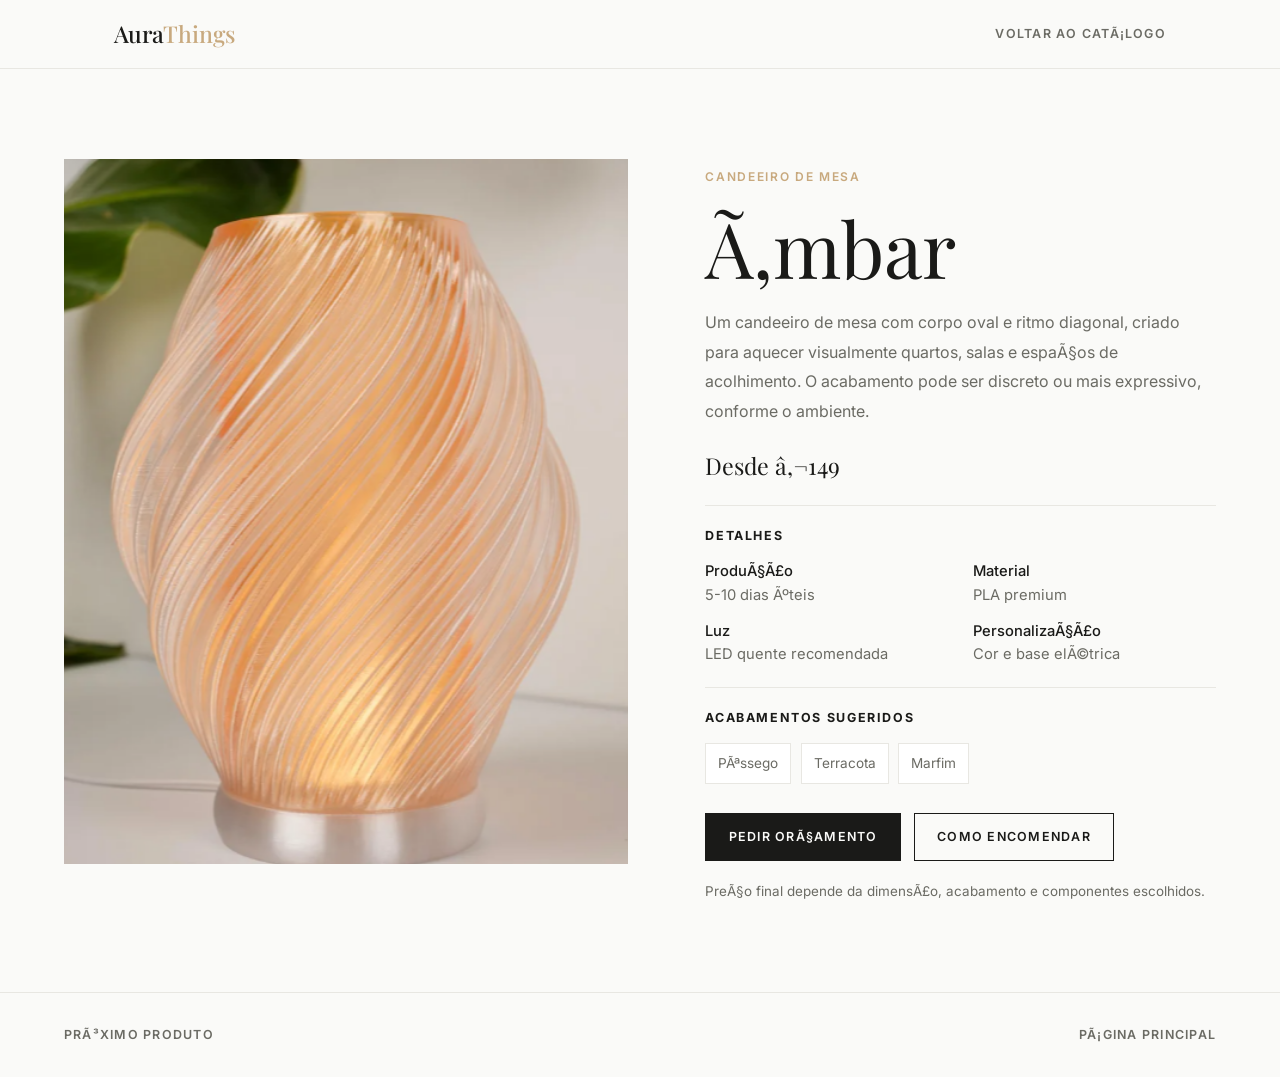
<file: products/ambar.html>
﻿<!DOCTYPE html>
<html lang="pt">
<head>
  <meta charset="UTF-8">
  <meta name="viewport" content="width=device-width, initial-scale=1.0">
  <title>Ã‚mbar â€” AuraThings</title>
  <meta name="description" content="Candeeiro de mesa Ã‚mbar com linhas diagonais e luz quente, feito por pedido.">
  <link rel="preconnect" href="https://fonts.googleapis.com">
  <link rel="preconnect" href="https://fonts.gstatic.com" crossorigin>
  <link href="https://fonts.googleapis.com/css2?family=Playfair+Display:wght@400;500&family=Inter:wght@300;400;500;600&display=swap" rel="stylesheet">
  <link rel="stylesheet" href="product.css">
</head>
<body>
  <header class="site-header"><div class="container nav"><a class="logo" href="../index.html">Aura<em>Things</em></a><a class="nav-link" href="../index.html#products">Voltar ao catÃ¡logo</a></div></header>
  <main class="product">
    <section class="gallery" aria-label="Imagem do produto"><div class="hero-image"><img src="../aurathings/foto5.png" alt="Candeeiro de mesa Ã‚mbar com forma oval e linhas diagonais"></div></section>
    <section class="content">
      <p class="eyebrow">Candeeiro de mesa</p>
      <h1>Ã‚mbar</h1>
      <p class="intro">Um candeeiro de mesa com corpo oval e ritmo diagonal, criado para aquecer visualmente quartos, salas e espaÃ§os de acolhimento. O acabamento pode ser discreto ou mais expressivo, conforme o ambiente.</p>
      <p class="price">Desde â‚¬149</p>
      <div class="panel"><h2>Detalhes</h2><div class="specs"><p><strong>ProduÃ§Ã£o</strong>5-10 dias Ãºteis</p><p><strong>Material</strong>PLA premium</p><p><strong>Luz</strong>LED quente recomendada</p><p><strong>PersonalizaÃ§Ã£o</strong>Cor e base elÃ©trica</p></div></div>
      <div class="panel"><h2>Acabamentos sugeridos</h2><div class="options"><span class="option">PÃªssego</span><span class="option">Terracota</span><span class="option">Marfim</span></div></div>
      <div class="actions"><a class="btn btn-primary" href="mailto:geral@aurathings.pt?subject=Or%C3%A7amento%20%C3%82mbar">Pedir orÃ§amento</a><a class="btn btn-secondary" href="../index.html#contact">Como encomendar</a></div>
      <p class="note">PreÃ§o final depende da dimensÃ£o, acabamento e componentes escolhidos.</p>
    </section>
  </main>
  <footer class="related"><div class="related-inner"><a class="nav-link" href="vortex.html">PrÃ³ximo produto</a><a class="nav-link" href="../index.html">PÃ¡gina principal</a></div></footer>
</body>
</html>
</file>
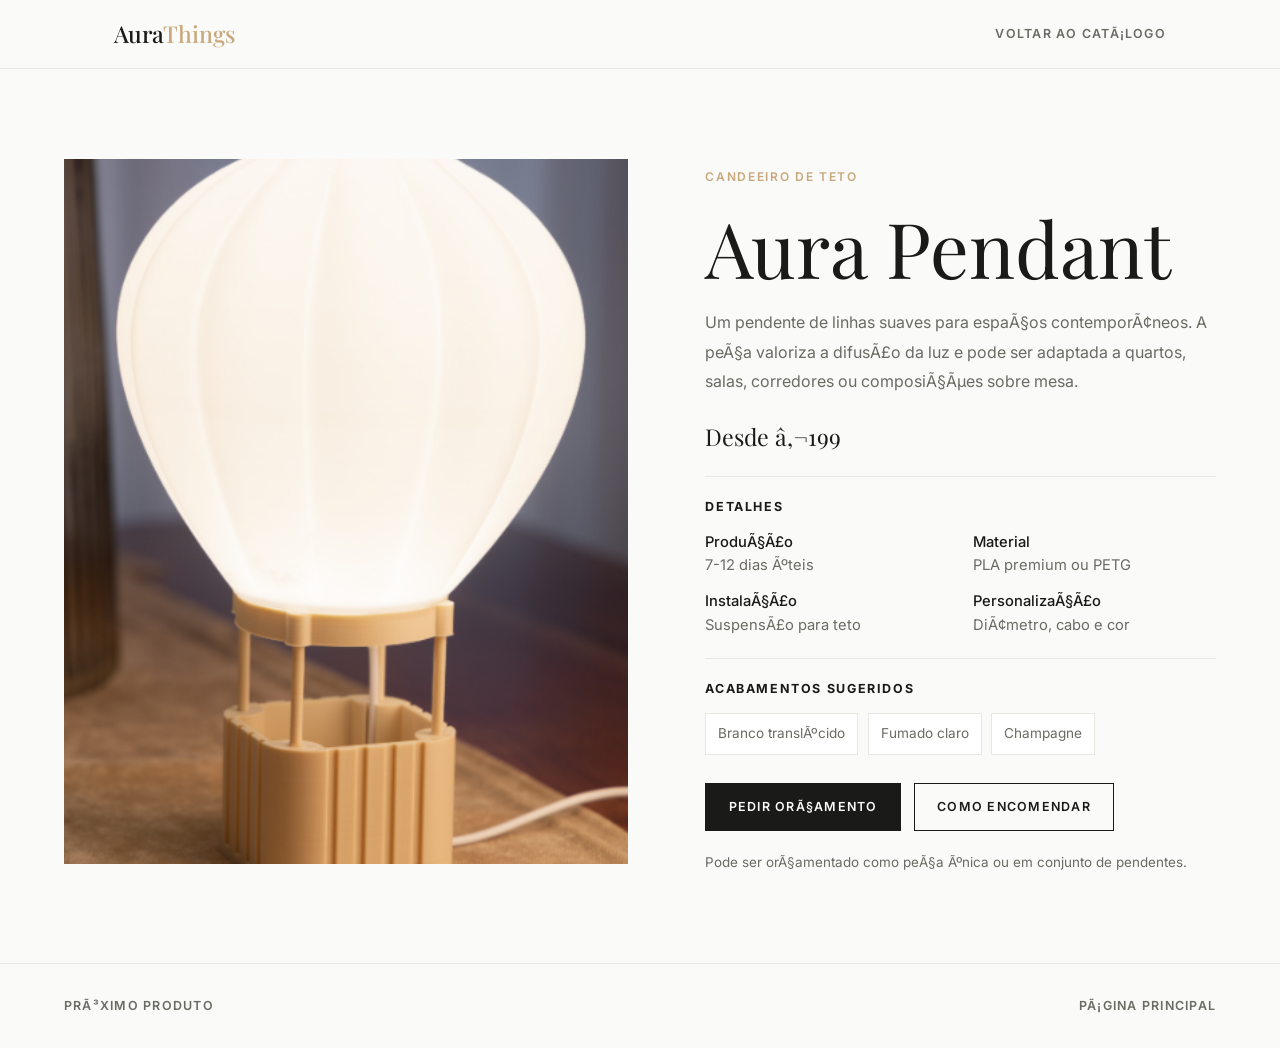
<file: products/aura-pendant.html>
﻿<!DOCTYPE html>
<html lang="pt">
<head>
  <meta charset="UTF-8">
  <meta name="viewport" content="width=device-width, initial-scale=1.0">
  <title>Aura Pendant â€” AuraThings</title>
  <meta name="description" content="Aura Pendant, candeeiro suspenso impresso em 3D e feito por pedido.">
  <link rel="preconnect" href="https://fonts.googleapis.com">
  <link rel="preconnect" href="https://fonts.gstatic.com" crossorigin>
  <link href="https://fonts.googleapis.com/css2?family=Playfair+Display:wght@400;500&family=Inter:wght@300;400;500;600&display=swap" rel="stylesheet">
  <link rel="stylesheet" href="product.css">
</head>
<body>
  <header class="site-header"><div class="container nav"><a class="logo" href="../index.html">Aura<em>Things</em></a><a class="nav-link" href="../index.html#products">Voltar ao catÃ¡logo</a></div></header>
  <main class="product">
    <section class="gallery" aria-label="Imagem do produto"><div class="hero-image"><img src="../aurathings/foto4.png" alt="Aura Pendant suspenso com forma arredondada e acabamento translÃºcido"></div></section>
    <section class="content">
      <p class="eyebrow">Candeeiro de teto</p>
      <h1>Aura Pendant</h1>
      <p class="intro">Um pendente de linhas suaves para espaÃ§os contemporÃ¢neos. A peÃ§a valoriza a difusÃ£o da luz e pode ser adaptada a quartos, salas, corredores ou composiÃ§Ãµes sobre mesa.</p>
      <p class="price">Desde â‚¬199</p>
      <div class="panel"><h2>Detalhes</h2><div class="specs"><p><strong>ProduÃ§Ã£o</strong>7-12 dias Ãºteis</p><p><strong>Material</strong>PLA premium ou PETG</p><p><strong>InstalaÃ§Ã£o</strong>SuspensÃ£o para teto</p><p><strong>PersonalizaÃ§Ã£o</strong>DiÃ¢metro, cabo e cor</p></div></div>
      <div class="panel"><h2>Acabamentos sugeridos</h2><div class="options"><span class="option">Branco translÃºcido</span><span class="option">Fumado claro</span><span class="option">Champagne</span></div></div>
      <div class="actions"><a class="btn btn-primary" href="mailto:geral@aurathings.pt?subject=Or%C3%A7amento%20Aura%20Pendant">Pedir orÃ§amento</a><a class="btn btn-secondary" href="../index.html#contact">Como encomendar</a></div>
      <p class="note">Pode ser orÃ§amentado como peÃ§a Ãºnica ou em conjunto de pendentes.</p>
    </section>
  </main>
  <footer class="related"><div class="related-inner"><a class="nav-link" href="lumina.html">PrÃ³ximo produto</a><a class="nav-link" href="../index.html">PÃ¡gina principal</a></div></footer>
</body>
</html>
</file>
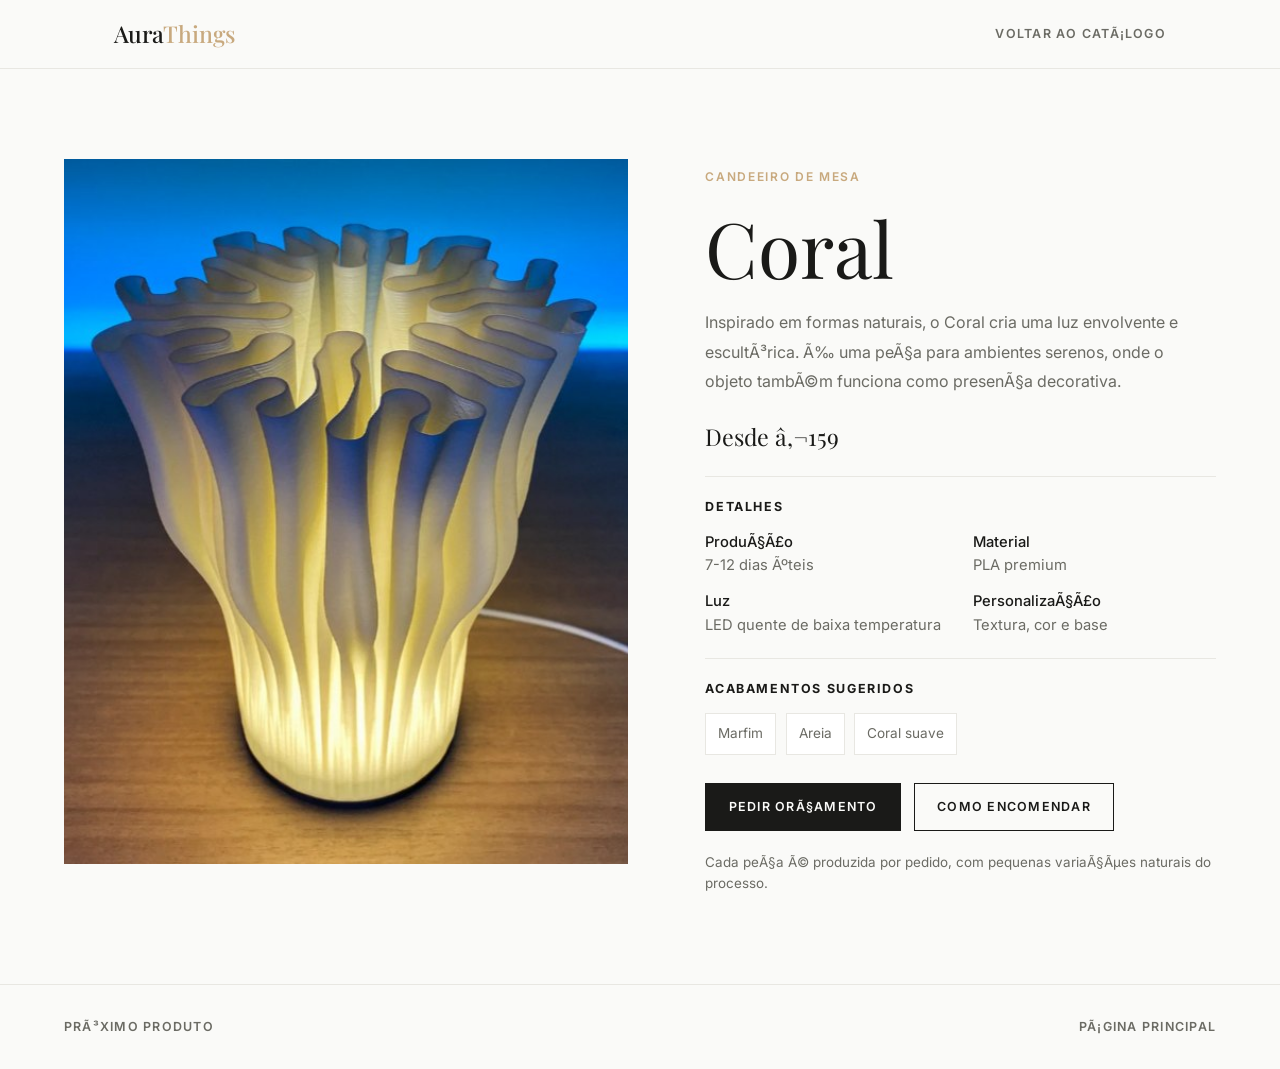
<file: products/coral.html>
﻿<!DOCTYPE html>
<html lang="pt">
<head>
  <meta charset="UTF-8">
  <meta name="viewport" content="width=device-width, initial-scale=1.0">
  <title>Coral â€” AuraThings</title>
  <meta name="description" content="Candeeiro Coral, peÃ§a orgÃ¢nica impressa em 3D com luz quente e acabamento personalizÃ¡vel.">
  <link rel="preconnect" href="https://fonts.googleapis.com">
  <link rel="preconnect" href="https://fonts.gstatic.com" crossorigin>
  <link href="https://fonts.googleapis.com/css2?family=Playfair+Display:wght@400;500&family=Inter:wght@300;400;500;600&display=swap" rel="stylesheet">
  <link rel="stylesheet" href="product.css">
</head>
<body>
  <header class="site-header"><div class="container nav"><a class="logo" href="../index.html">Aura<em>Things</em></a><a class="nav-link" href="../index.html#products">Voltar ao catÃ¡logo</a></div></header>
  <main class="product">
    <section class="gallery" aria-label="Imagem do produto"><div class="hero-image"><img src="../aurathings/foto2.jpg" alt="Candeeiro Coral com forma orgÃ¢nica e luz quente"></div></section>
    <section class="content">
      <p class="eyebrow">Candeeiro de mesa</p>
      <h1>Coral</h1>
      <p class="intro">Inspirado em formas naturais, o Coral cria uma luz envolvente e escultÃ³rica. Ã‰ uma peÃ§a para ambientes serenos, onde o objeto tambÃ©m funciona como presenÃ§a decorativa.</p>
      <p class="price">Desde â‚¬159</p>
      <div class="panel"><h2>Detalhes</h2><div class="specs"><p><strong>ProduÃ§Ã£o</strong>7-12 dias Ãºteis</p><p><strong>Material</strong>PLA premium</p><p><strong>Luz</strong>LED quente de baixa temperatura</p><p><strong>PersonalizaÃ§Ã£o</strong>Textura, cor e base</p></div></div>
      <div class="panel"><h2>Acabamentos sugeridos</h2><div class="options"><span class="option">Marfim</span><span class="option">Areia</span><span class="option">Coral suave</span></div></div>
      <div class="actions"><a class="btn btn-primary" href="mailto:geral@aurathings.pt?subject=Or%C3%A7amento%20Coral">Pedir orÃ§amento</a><a class="btn btn-secondary" href="../index.html#contact">Como encomendar</a></div>
      <p class="note">Cada peÃ§a Ã© produzida por pedido, com pequenas variaÃ§Ãµes naturais do processo.</p>
    </section>
  </main>
  <footer class="related"><div class="related-inner"><a class="nav-link" href="aura-pendant.html">PrÃ³ximo produto</a><a class="nav-link" href="../index.html">PÃ¡gina principal</a></div></footer>
</body>
</html>
</file>
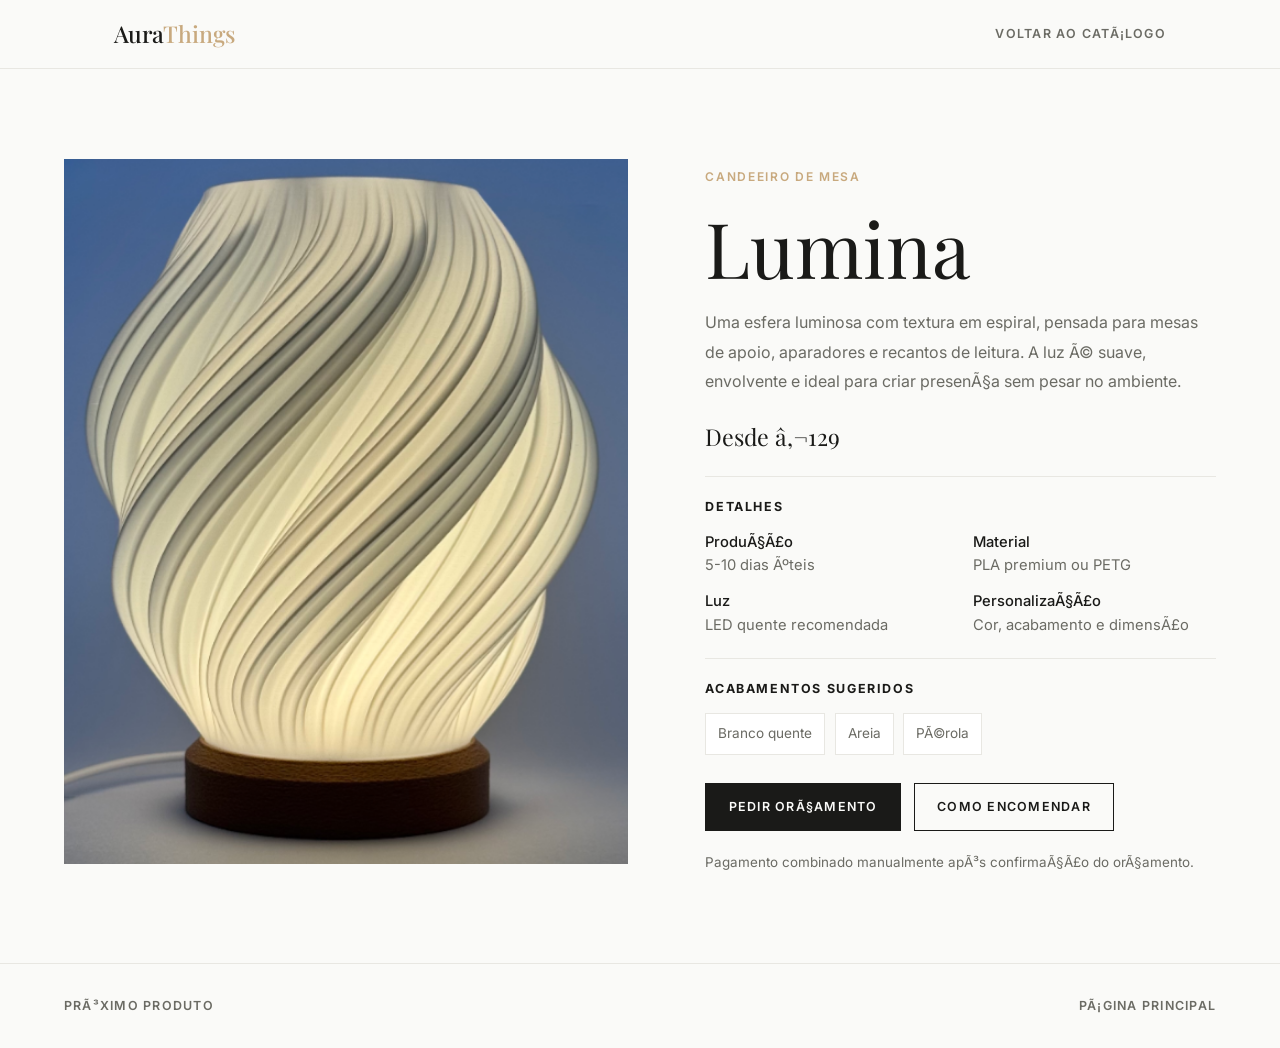
<file: products/lumina.html>
﻿<!DOCTYPE html>
<html lang="pt">
<head>
  <meta charset="UTF-8">
  <meta name="viewport" content="width=device-width, initial-scale=1.0">
  <title>Lumina â€” AuraThings</title>
  <meta name="description" content="Candeeiro de mesa Lumina, impresso em 3D por pedido com acabamento personalizÃ¡vel.">
  <link rel="preconnect" href="https://fonts.googleapis.com">
  <link rel="preconnect" href="https://fonts.gstatic.com" crossorigin>
  <link href="https://fonts.googleapis.com/css2?family=Playfair+Display:wght@400;500&family=Inter:wght@300;400;500;600&display=swap" rel="stylesheet">
  <link rel="stylesheet" href="product.css">
</head>
<body>
  <header class="site-header">
    <div class="container nav">
      <a class="logo" href="../index.html">Aura<em>Things</em></a>
      <a class="nav-link" href="../index.html#products">Voltar ao catÃ¡logo</a>
    </div>
  </header>
  <main class="product">
    <section class="gallery" aria-label="Imagem do produto">
      <div class="hero-image"><img src="../aurathings/foto3.png" alt="Candeeiro de mesa Lumina em espiral branca com luz difusa"></div>
    </section>
    <section class="content">
      <p class="eyebrow">Candeeiro de mesa</p>
      <h1>Lumina</h1>
      <p class="intro">Uma esfera luminosa com textura em espiral, pensada para mesas de apoio, aparadores e recantos de leitura. A luz Ã© suave, envolvente e ideal para criar presenÃ§a sem pesar no ambiente.</p>
      <p class="price">Desde â‚¬129</p>
      <div class="panel">
        <h2>Detalhes</h2>
        <div class="specs">
          <p><strong>ProduÃ§Ã£o</strong>5-10 dias Ãºteis</p>
          <p><strong>Material</strong>PLA premium ou PETG</p>
          <p><strong>Luz</strong>LED quente recomendada</p>
          <p><strong>PersonalizaÃ§Ã£o</strong>Cor, acabamento e dimensÃ£o</p>
        </div>
      </div>
      <div class="panel">
        <h2>Acabamentos sugeridos</h2>
        <div class="options"><span class="option">Branco quente</span><span class="option">Areia</span><span class="option">PÃ©rola</span></div>
      </div>
      <div class="actions">
        <a class="btn btn-primary" href="mailto:geral@aurathings.pt?subject=Or%C3%A7amento%20Lumina">Pedir orÃ§amento</a>
        <a class="btn btn-secondary" href="../index.html#contact">Como encomendar</a>
      </div>
      <p class="note">Pagamento combinado manualmente apÃ³s confirmaÃ§Ã£o do orÃ§amento.</p>
    </section>
  </main>
  <footer class="related"><div class="related-inner"><a class="nav-link" href="solsticio.html">PrÃ³ximo produto</a><a class="nav-link" href="../index.html">PÃ¡gina principal</a></div></footer>
</body>
</html>
</file>
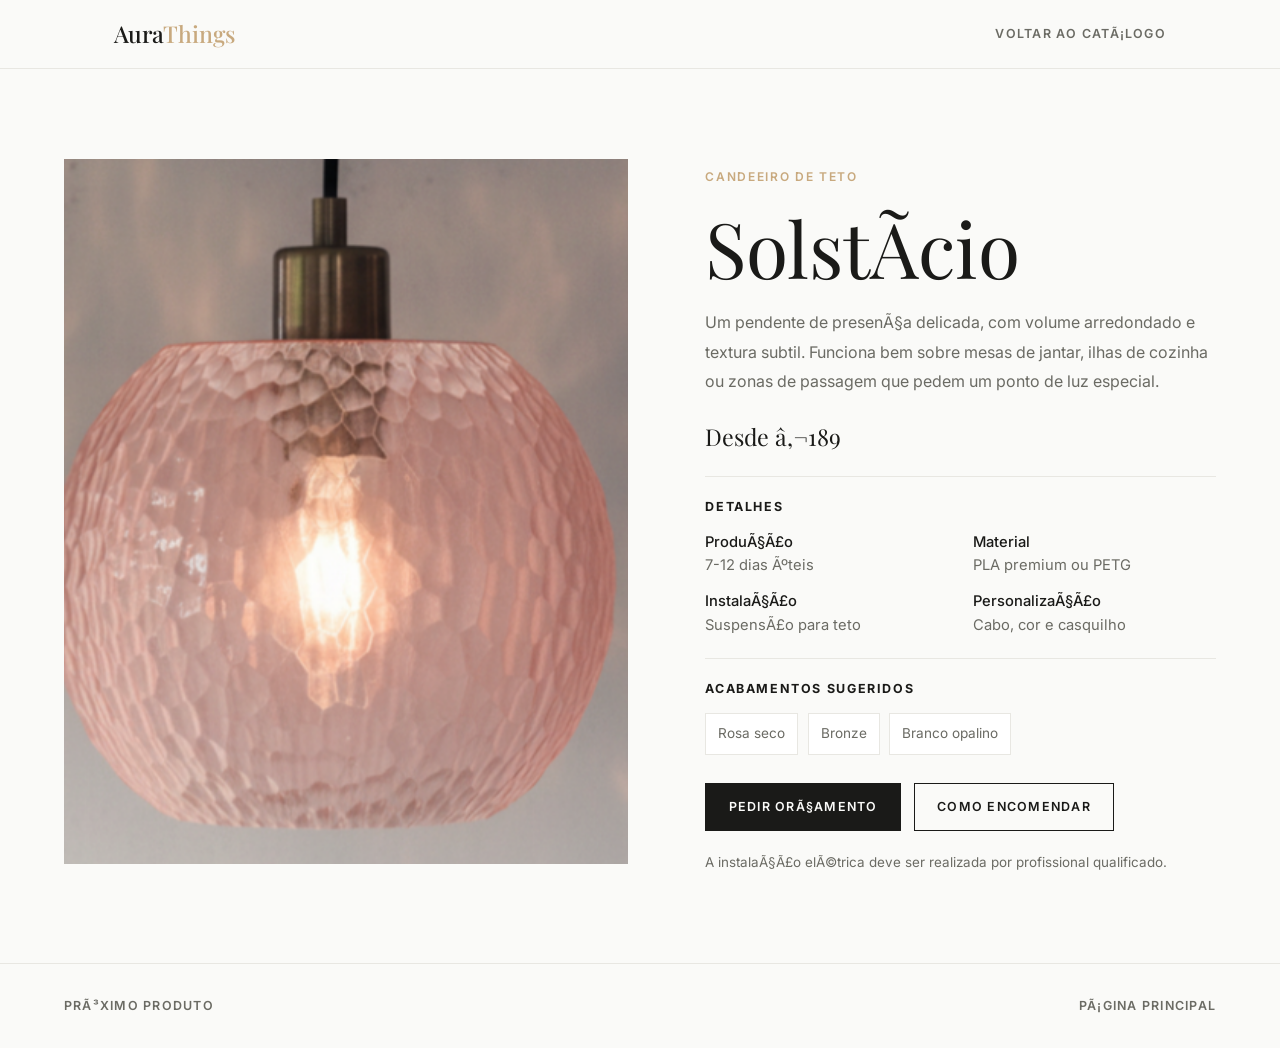
<file: products/solsticio.html>
﻿<!DOCTYPE html>
<html lang="pt">
<head>
  <meta charset="UTF-8">
  <meta name="viewport" content="width=device-width, initial-scale=1.0">
  <title>SolstÃ­cio â€” AuraThings</title>
  <meta name="description" content="Candeeiro de teto SolstÃ­cio, peÃ§a suspensa impressa em 3D por pedido.">
  <link rel="preconnect" href="https://fonts.googleapis.com">
  <link rel="preconnect" href="https://fonts.gstatic.com" crossorigin>
  <link href="https://fonts.googleapis.com/css2?family=Playfair+Display:wght@400;500&family=Inter:wght@300;400;500;600&display=swap" rel="stylesheet">
  <link rel="stylesheet" href="product.css">
</head>
<body>
  <header class="site-header"><div class="container nav"><a class="logo" href="../index.html">Aura<em>Things</em></a><a class="nav-link" href="../index.html#products">Voltar ao catÃ¡logo</a></div></header>
  <main class="product">
    <section class="gallery" aria-label="Imagem do produto"><div class="hero-image"><img src="../aurathings/foto6.png" alt="Candeeiro de teto SolstÃ­cio em globo rosa texturado"></div></section>
    <section class="content">
      <p class="eyebrow">Candeeiro de teto</p>
      <h1>SolstÃ­cio</h1>
      <p class="intro">Um pendente de presenÃ§a delicada, com volume arredondado e textura subtil. Funciona bem sobre mesas de jantar, ilhas de cozinha ou zonas de passagem que pedem um ponto de luz especial.</p>
      <p class="price">Desde â‚¬189</p>
      <div class="panel"><h2>Detalhes</h2><div class="specs"><p><strong>ProduÃ§Ã£o</strong>7-12 dias Ãºteis</p><p><strong>Material</strong>PLA premium ou PETG</p><p><strong>InstalaÃ§Ã£o</strong>SuspensÃ£o para teto</p><p><strong>PersonalizaÃ§Ã£o</strong>Cabo, cor e casquilho</p></div></div>
      <div class="panel"><h2>Acabamentos sugeridos</h2><div class="options"><span class="option">Rosa seco</span><span class="option">Bronze</span><span class="option">Branco opalino</span></div></div>
      <div class="actions"><a class="btn btn-primary" href="mailto:geral@aurathings.pt?subject=Or%C3%A7amento%20Solst%C3%ADcio">Pedir orÃ§amento</a><a class="btn btn-secondary" href="../index.html#contact">Como encomendar</a></div>
      <p class="note">A instalaÃ§Ã£o elÃ©trica deve ser realizada por profissional qualificado.</p>
    </section>
  </main>
  <footer class="related"><div class="related-inner"><a class="nav-link" href="ambar.html">PrÃ³ximo produto</a><a class="nav-link" href="../index.html">PÃ¡gina principal</a></div></footer>
</body>
</html>
</file>
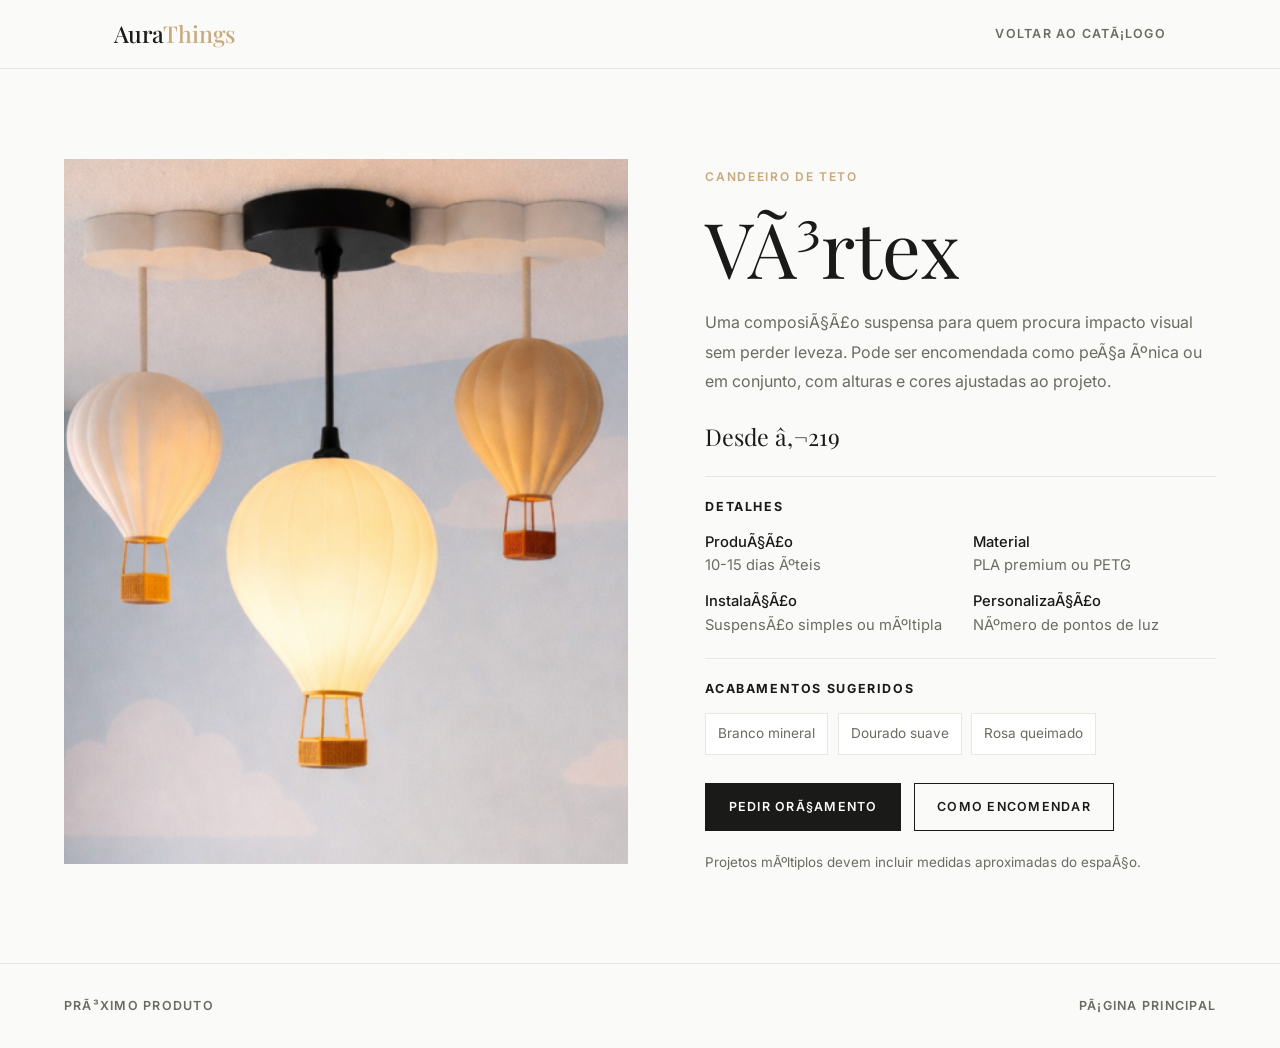
<file: products/vortex.html>
﻿<!DOCTYPE html>
<html lang="pt">
<head>
  <meta charset="UTF-8">
  <meta name="viewport" content="width=device-width, initial-scale=1.0">
  <title>VÃ³rtex â€” AuraThings</title>
  <meta name="description" content="Conjunto suspenso VÃ³rtex, candeeiro de teto personalizÃ¡vel feito por pedido.">
  <link rel="preconnect" href="https://fonts.googleapis.com">
  <link rel="preconnect" href="https://fonts.gstatic.com" crossorigin>
  <link href="https://fonts.googleapis.com/css2?family=Playfair+Display:wght@400;500&family=Inter:wght@300;400;500;600&display=swap" rel="stylesheet">
  <link rel="stylesheet" href="product.css">
</head>
<body>
  <header class="site-header"><div class="container nav"><a class="logo" href="../index.html">Aura<em>Things</em></a><a class="nav-link" href="../index.html#products">Voltar ao catÃ¡logo</a></div></header>
  <main class="product">
    <section class="gallery" aria-label="Imagem do produto"><div class="hero-image"><img src="../aurathings/foto7.png" alt="Conjunto de candeeiros suspensos VÃ³rtex em trÃªs volumes"></div></section>
    <section class="content">
      <p class="eyebrow">Candeeiro de teto</p>
      <h1>VÃ³rtex</h1>
      <p class="intro">Uma composiÃ§Ã£o suspensa para quem procura impacto visual sem perder leveza. Pode ser encomendada como peÃ§a Ãºnica ou em conjunto, com alturas e cores ajustadas ao projeto.</p>
      <p class="price">Desde â‚¬219</p>
      <div class="panel"><h2>Detalhes</h2><div class="specs"><p><strong>ProduÃ§Ã£o</strong>10-15 dias Ãºteis</p><p><strong>Material</strong>PLA premium ou PETG</p><p><strong>InstalaÃ§Ã£o</strong>SuspensÃ£o simples ou mÃºltipla</p><p><strong>PersonalizaÃ§Ã£o</strong>NÃºmero de pontos de luz</p></div></div>
      <div class="panel"><h2>Acabamentos sugeridos</h2><div class="options"><span class="option">Branco mineral</span><span class="option">Dourado suave</span><span class="option">Rosa queimado</span></div></div>
      <div class="actions"><a class="btn btn-primary" href="mailto:geral@aurathings.pt?subject=Or%C3%A7amento%20V%C3%B3rtex">Pedir orÃ§amento</a><a class="btn btn-secondary" href="../index.html#contact">Como encomendar</a></div>
      <p class="note">Projetos mÃºltiplos devem incluir medidas aproximadas do espaÃ§o.</p>
    </section>
  </main>
  <footer class="related"><div class="related-inner"><a class="nav-link" href="coral.html">PrÃ³ximo produto</a><a class="nav-link" href="../index.html">PÃ¡gina principal</a></div></footer>
</body>
</html>
</file>
<file: products/product.css>
:root {
  --bg: #FAFAF8;
  --text-primary: #1A1A18;
  --text-secondary: #6B6B64;
  --accent: #C8A97E;
  --border: #E8E7E2;
  --white: #FFFFFF;
  --serif: 'Playfair Display', Georgia, serif;
  --sans: 'Inter', system-ui, -apple-system, sans-serif;
  --max-w: 1180px;
  --px: clamp(1.25rem, 5vw, 4rem);
}

*, *::before, *::after { box-sizing: border-box; margin: 0; padding: 0; }
body {
  background: var(--bg);
  color: var(--text-primary);
  font-family: var(--sans);
  line-height: 1.6;
  -webkit-font-smoothing: antialiased;
}
a { color: inherit; text-decoration: none; }
img { display: block; max-width: 100%; }

.container {
  width: 100%;
  max-width: var(--max-w);
  margin: 0 auto;
  padding: 0 var(--px);
}

.site-header {
  border-bottom: 1px solid var(--border);
  background: var(--bg);
}
.nav {
  min-height: 68px;
  display: flex;
  align-items: center;
  justify-content: space-between;
  gap: 1rem;
}
.logo {
  font-family: var(--serif);
  font-size: 1.45rem;
  font-weight: 500;
}
.logo em { color: var(--accent); font-style: normal; }
.nav-link {
  font-size: .78rem;
  font-weight: 600;
  letter-spacing: .1em;
  text-transform: uppercase;
  color: var(--text-secondary);
}

.product {
  display: grid;
  grid-template-columns: minmax(0, 1.05fr) minmax(320px, .95fr);
  gap: clamp(2rem, 6vw, 5.5rem);
  padding: clamp(2rem, 7vw, 6rem) var(--px);
  max-width: calc(var(--max-w) + var(--px) * 2);
  margin: 0 auto;
}
.gallery {
  display: grid;
  gap: 1rem;
}
.hero-image {
  aspect-ratio: 4 / 5;
  overflow: hidden;
  background: var(--border);
}
.hero-image img {
  width: 100%;
  height: 100%;
  object-fit: cover;
}
.content {
  display: flex;
  flex-direction: column;
  gap: 1.3rem;
  padding-top: .5rem;
}
.eyebrow {
  font-size: .75rem;
  font-weight: 600;
  letter-spacing: .14em;
  text-transform: uppercase;
  color: var(--accent);
}
h1 {
  font-family: var(--serif);
  font-size: clamp(2.5rem, 6vw, 5rem);
  font-weight: 400;
  line-height: 1.05;
}
.intro {
  color: var(--text-secondary);
  font-size: 1rem;
  line-height: 1.85;
  max-width: 560px;
}
.price {
  font-family: var(--serif);
  font-size: 1.45rem;
  color: var(--text-primary);
}
.panel {
  border-top: 1px solid var(--border);
  padding-top: 1.25rem;
}
.panel h2 {
  font-size: .78rem;
  letter-spacing: .13em;
  text-transform: uppercase;
  margin-bottom: .9rem;
}
.specs {
  display: grid;
  grid-template-columns: repeat(2, minmax(0, 1fr));
  gap: .75rem 1.5rem;
  color: var(--text-secondary);
  font-size: .92rem;
}
.specs strong {
  display: block;
  color: var(--text-primary);
  font-weight: 500;
}
.options {
  display: flex;
  flex-wrap: wrap;
  gap: .6rem;
}
.option {
  border: 1px solid var(--border);
  padding: .55rem .75rem;
  font-size: .85rem;
  color: var(--text-secondary);
  background: var(--white);
}
.actions {
  display: flex;
  flex-wrap: wrap;
  gap: .8rem;
  padding-top: .5rem;
}
.btn {
  display: inline-flex;
  align-items: center;
  justify-content: center;
  min-height: 46px;
  padding: .8rem 1.4rem;
  border: 1px solid var(--text-primary);
  font-size: .78rem;
  font-weight: 600;
  letter-spacing: .1em;
  text-transform: uppercase;
}
.btn-primary {
  background: var(--text-primary);
  color: var(--bg);
}
.btn-secondary {
  background: transparent;
  color: var(--text-primary);
}
.note {
  color: var(--text-secondary);
  font-size: .84rem;
}
.related {
  border-top: 1px solid var(--border);
  padding: 2rem var(--px);
}
.related-inner {
  max-width: var(--max-w);
  margin: 0 auto;
  display: flex;
  justify-content: space-between;
  gap: 1rem;
  flex-wrap: wrap;
}

@media (max-width: 860px) {
  .product { grid-template-columns: 1fr; }
  .specs { grid-template-columns: 1fr; }
}
</file>
